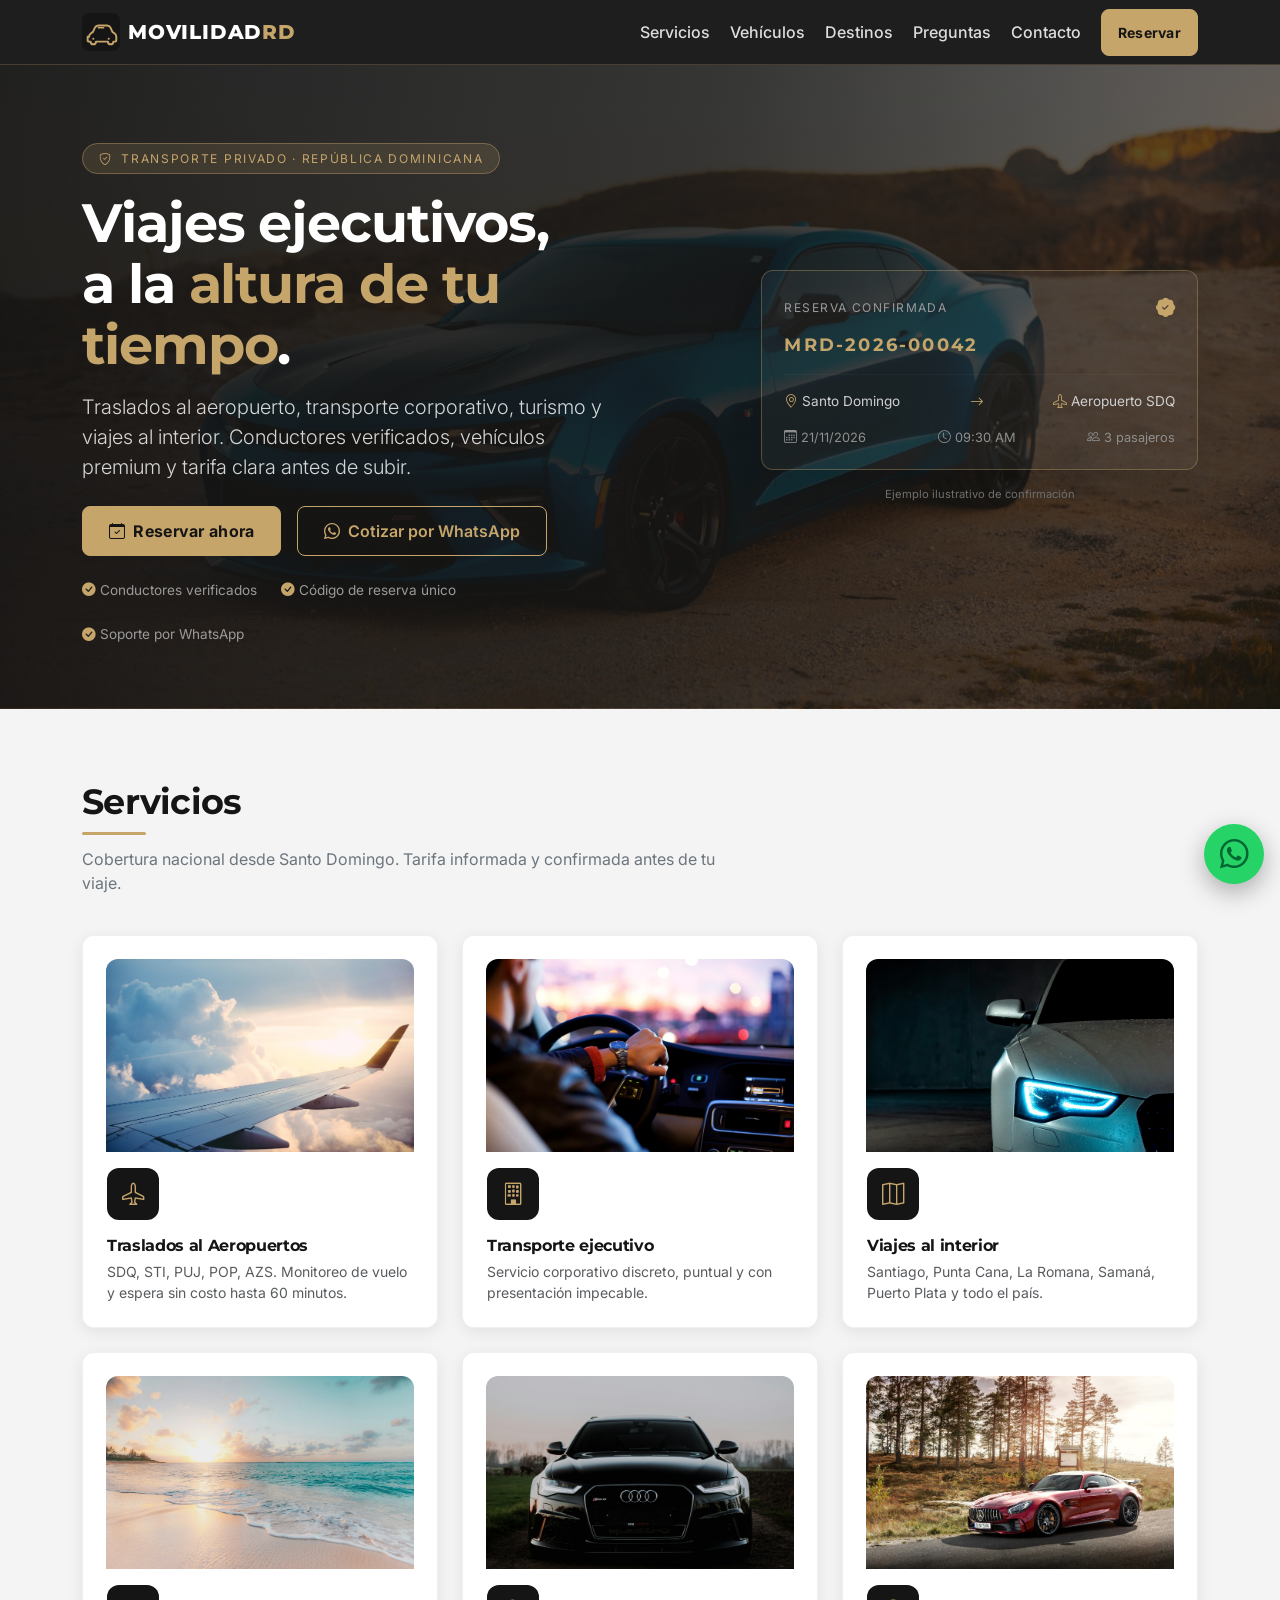
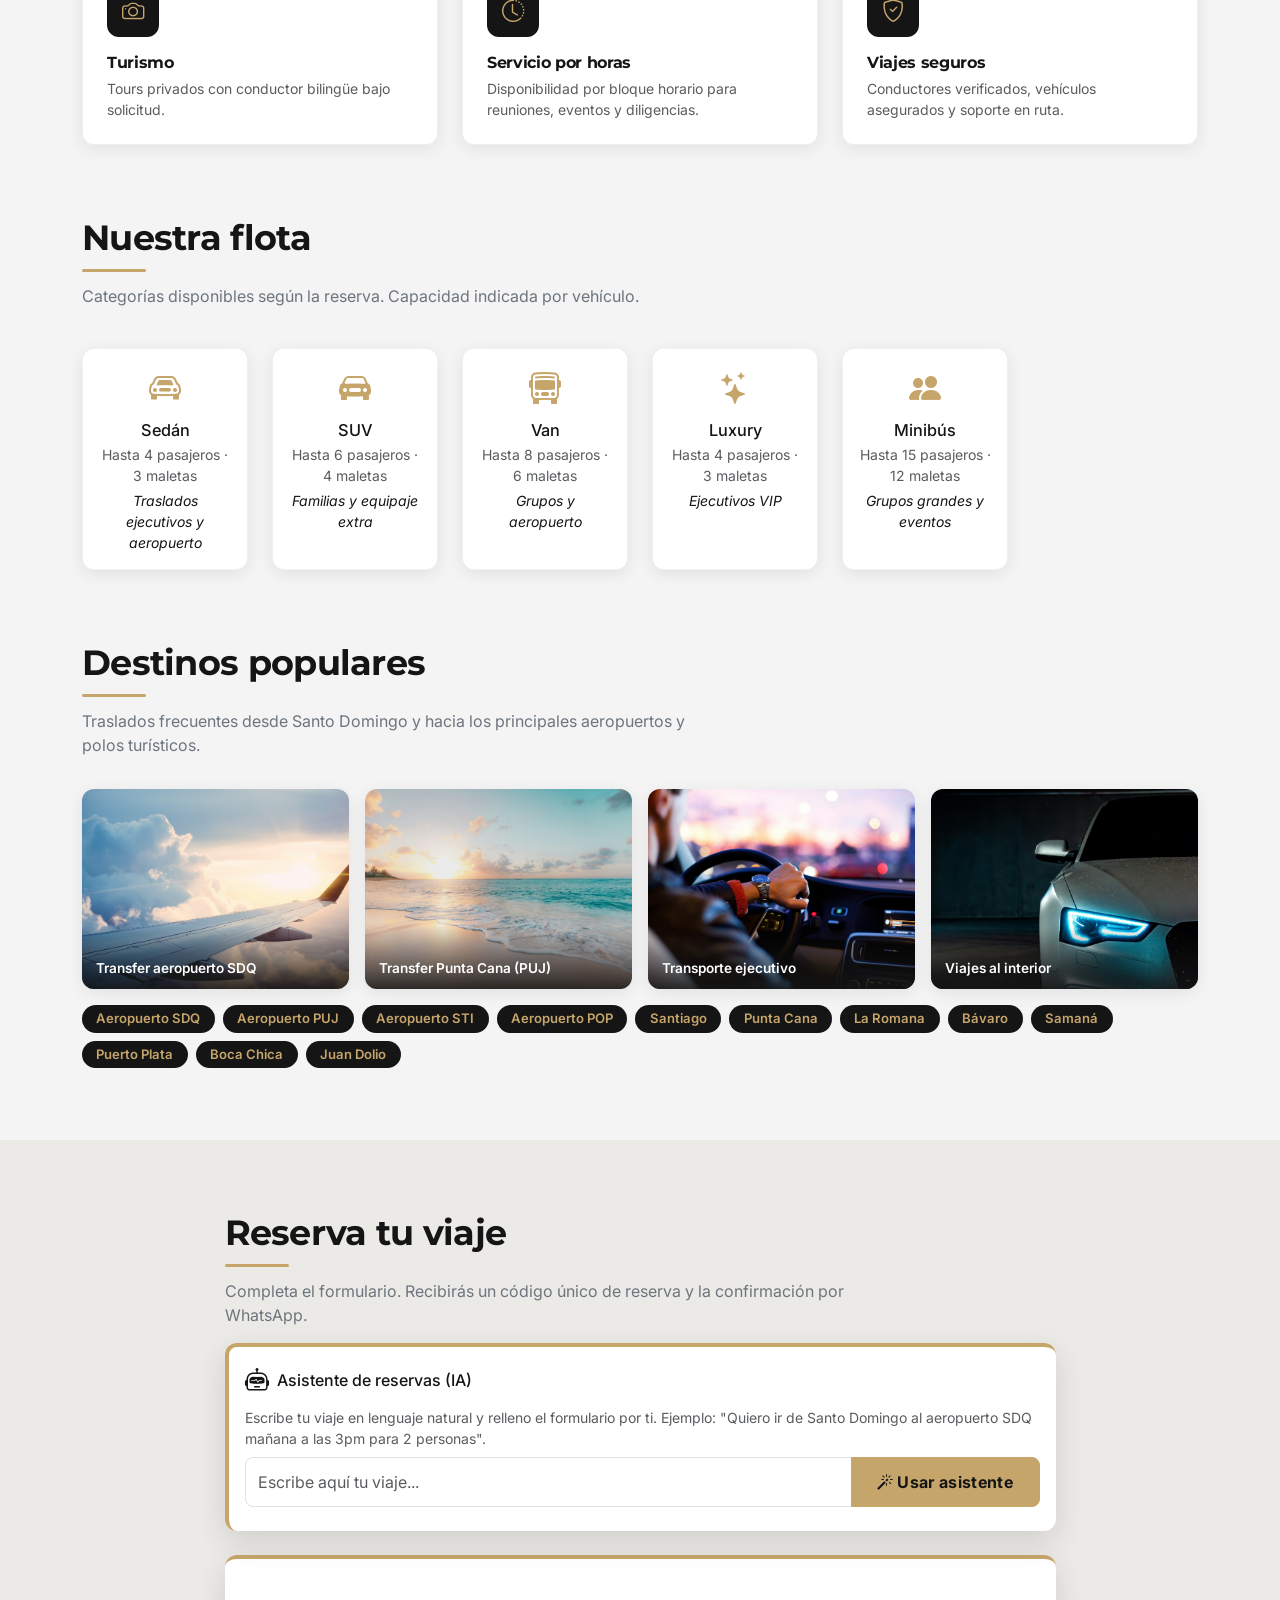
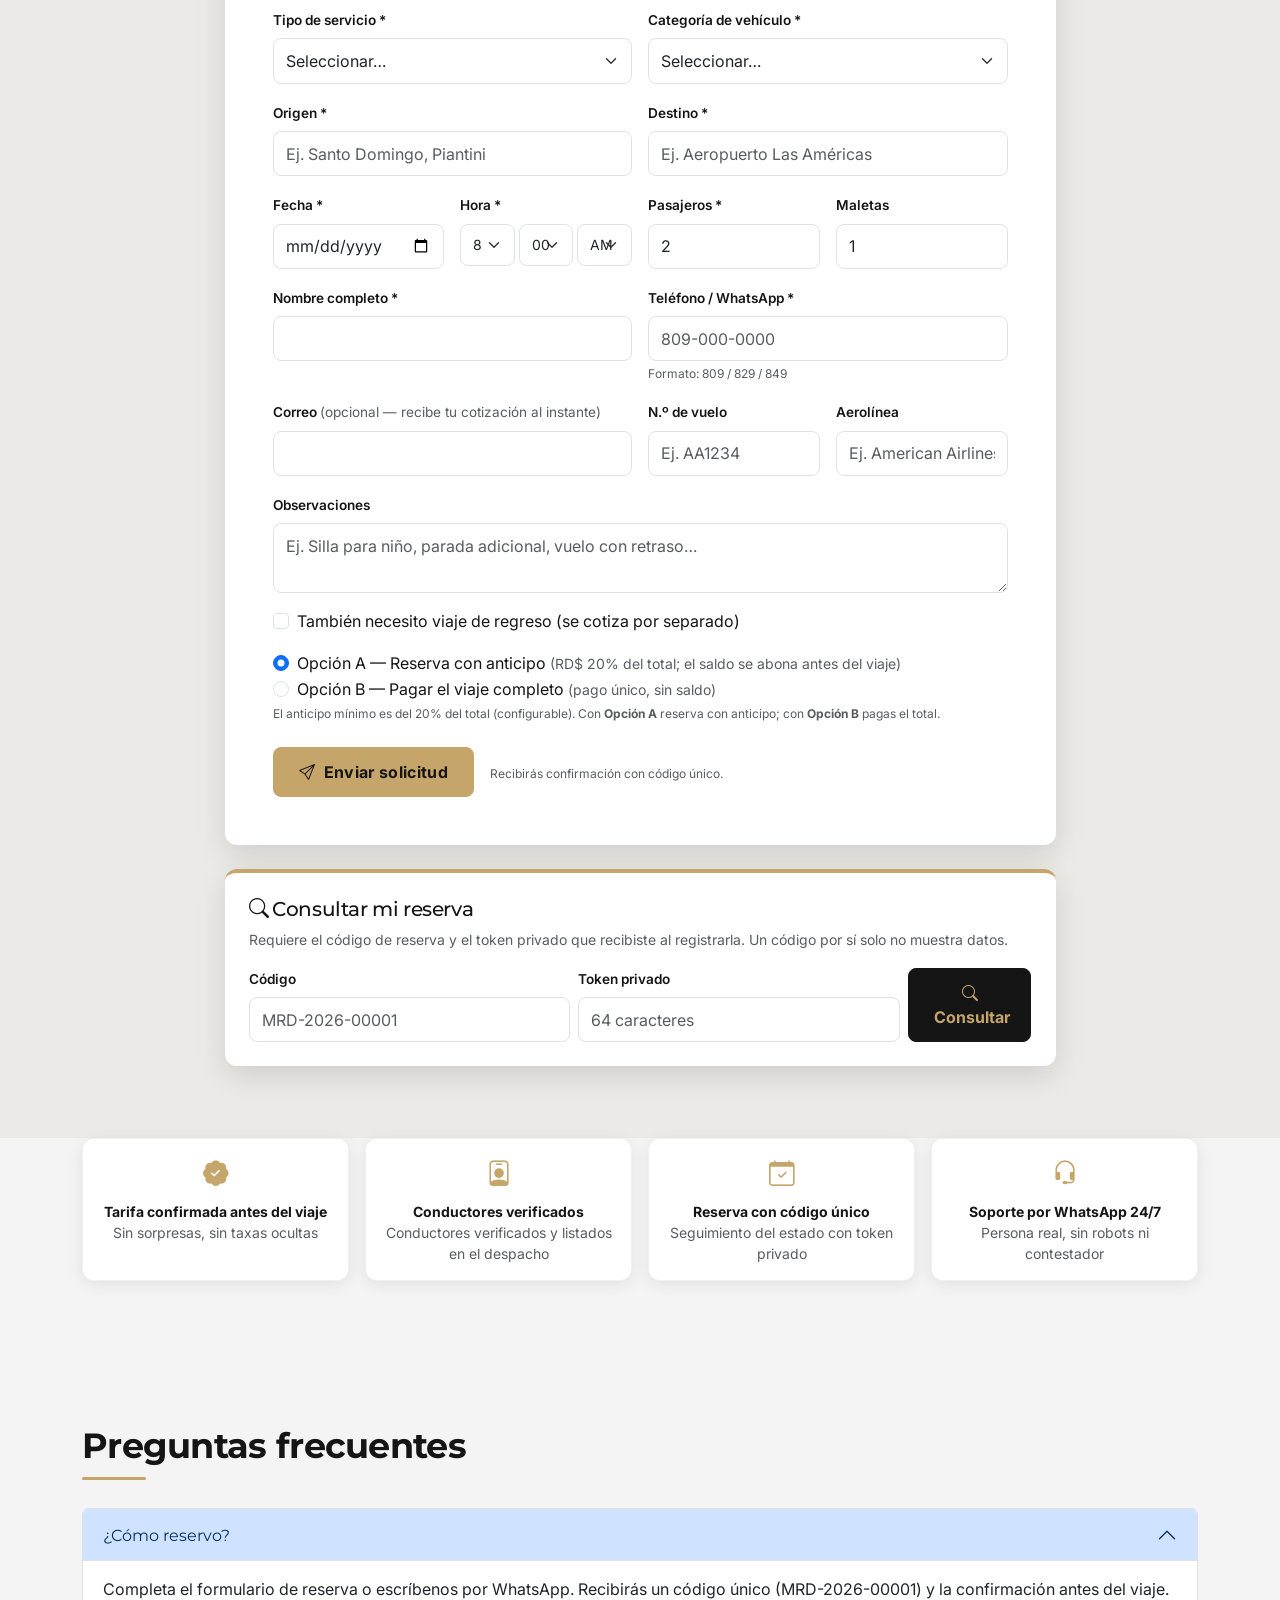
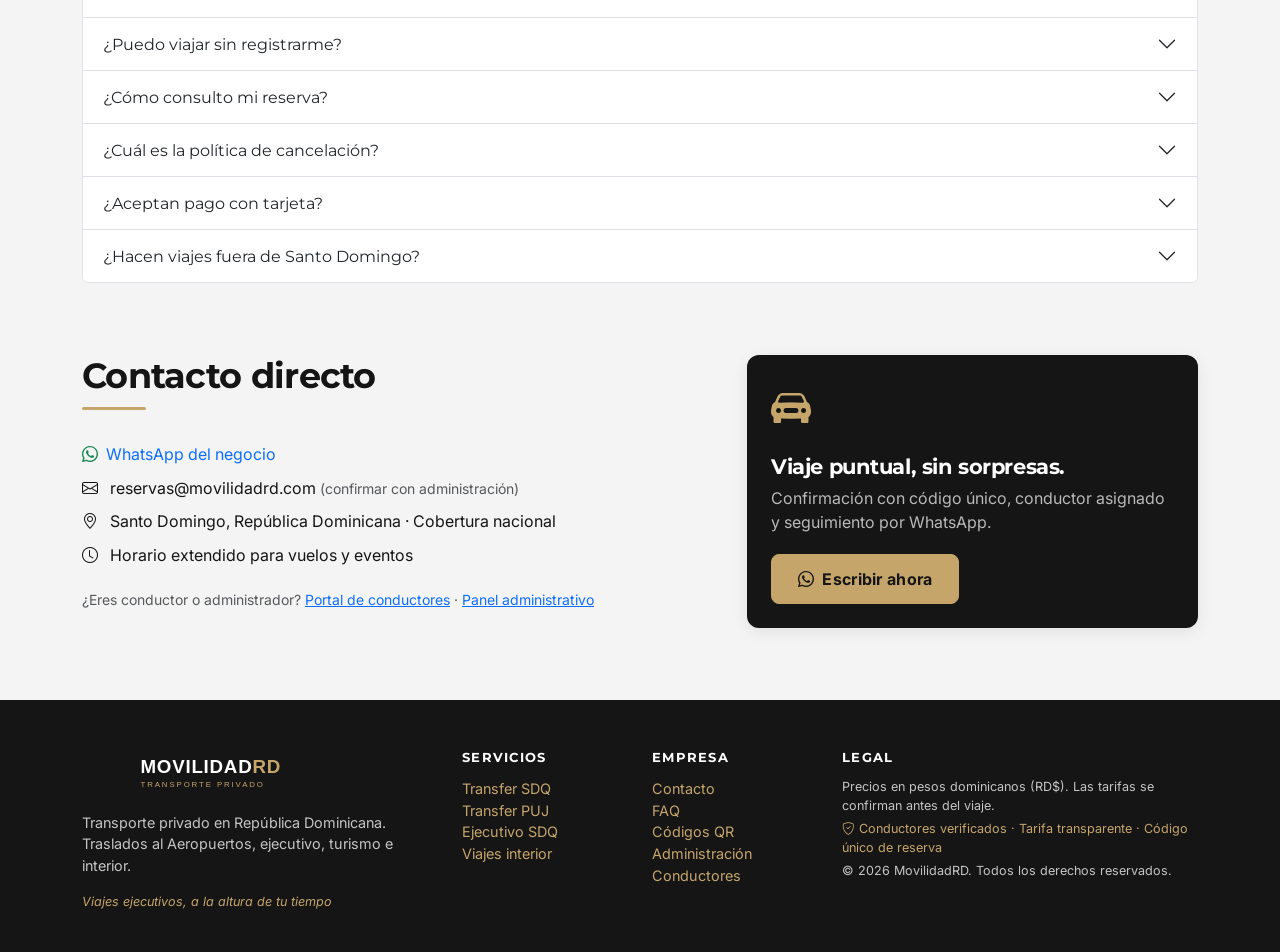
<file: index.html>
<!DOCTYPE html>
<html lang="es">
<head>
<meta charset="UTF-8">
<meta name="viewport" content="width=device-width, initial-scale=1.0, viewport-fit=cover">
<meta name="mobile-web-app-capable" content="yes">
<meta name="apple-mobile-web-app-capable" content="yes">
<meta name="apple-mobile-web-app-status-bar-style" content="black-translucent">
<meta name="apple-mobile-web-app-title" content="MovilidadRD">
<meta name="description" content="MovilidadRD — Transporte privado en República Dominicana: Traslados al Aeropuertos, transporte ejecutivo, turístico, viajes al interior y servicios por horas. Reserva en línea.">
<meta name="theme-color" content="#151515">
<title>MovilidadRD — Transporte Privado en República Dominicana | Traslados Aeropuerto</title>
<link rel="icon" type="image/svg+xml" href="assets/icons/icon.svg">
<link rel="manifest" href="manifest.webmanifest">
<link rel="apple-touch-icon" href="assets/icons/icon.svg">
<link href="https://cdn.jsdelivr.net/npm/bootstrap@5.3.3/dist/css/bootstrap.min.css" rel="stylesheet">
<link href="https://cdn.jsdelivr.net/npm/bootstrap-icons@1.11.3/font/bootstrap-icons.min.css" rel="stylesheet">
<link href="https://fonts.googleapis.com/css2?family=Montserrat:wght@600;700;800&family=Inter:wght@400;500;600&display=swap" rel="stylesheet">
<link rel="stylesheet" href="css/brand.css">
</head>
<body class="sin-config-offline-check">

<!-- Banner de falta de conexión -->
<div class="mrd-offline-banner" role="alert"><i class="bi bi-wifi-off"></i> Sin conexión — las operaciones en línea no están disponibles</div>

<!-- ══════════ NAVBAR ══════════ -->
<nav class="navbar navbar-expand-lg mrd-navbar sticky-top" aria-label="Navegación principal">
  <div class="container">
    <a class="navbar-brand d-flex align-items-center gap-2" href="#inicio">
      <img src="assets/icons/icon.svg" alt="" width="38" height="38">
      <span>MOVILIDAD<span class="dorado">RD</span></span>
    </a>
    <button class="navbar-toggler" type="button" data-bs-toggle="collapse" data-bs-target="#navMenu" aria-controls="navMenu" aria-expanded="false" aria-label="Abrir menú">
      <span class="navbar-toggler-icon"></span>
    </button>
    <div class="collapse navbar-collapse" id="navMenu">
      <ul class="navbar-nav ms-auto align-items-lg-center gap-lg-1">
        <li class="nav-item"><a class="nav-link" href="#servicios">Servicios</a></li>
        <li class="nav-item"><a class="nav-link" href="#vehiculos">Vehículos</a></li>
        <li class="nav-item"><a class="nav-link" href="#destinos">Destinos</a></li>
        <li class="nav-item"><a class="nav-link" href="#faq">Preguntas</a></li>
        <li class="nav-item"><a class="nav-link" href="#contacto">Contacto</a></li>
        <li class="nav-item ms-lg-2"><a class="btn btn-mrd btn-sm px-3" href="#reservar">Reservar</a></li>
      </ul>
    </div>
  </div>
</nav>

<main id="inicio">
<!-- ══════════ HERO ══════════ -->
<header class="mrd-hero mrd-hero--foto">
  <div class="container">
    <div class="row align-items-center g-5">
      <div class="col-lg-6">
        <span class="badge-mrd"><i class="bi bi-shield-check me-1"></i> Transporte privado · República Dominicana</span>
        <h1 class="mt-4">Viajes ejecutivos,<br>a la <span class="text-dorado">altura de tu tiempo</span>.</h1>
        <p class="lead mt-3">Traslados al aeropuerto, transporte corporativo, turismo y viajes al interior. Conductores verificados, vehículos premium y tarifa clara antes de subir.</p>
        <div class="d-flex flex-wrap gap-3 mt-4">
          <a href="#reservar" class="btn-mrd btn"><i class="bi bi-calendar-check me-1"></i> Reservar ahora</a>
          <a href="https://wa.me/18096131079" class="btn btn-mrd-outline" id="btnWhatsAppHero" target="_blank" rel="noopener"><i class="bi bi-whatsapp me-1"></i> Cotizar por WhatsApp</a>
        </div>
        <div class="d-flex flex-wrap gap-4 mt-4" style="color:#9a9a9a; font-size:.85rem;">
          <span><i class="bi bi-check-circle-fill text-dorado me-1"></i>Conductores verificados</span>
          <span><i class="bi bi-check-circle-fill text-dorado me-1"></i>Código de reserva único</span>
          <span><i class="bi bi-check-circle-fill text-dorado me-1"></i>Soporte por WhatsApp</span>
        </div>
      </div>
      <div class="col-lg-5 offset-lg-1">
        <div class="mrd-hero-card" aria-hidden="true">
          <div class="d-flex justify-content-between align-items-center">
            <span style="color:#9a9a9a; font-size:.75rem; letter-spacing:.12em;">RESERVA CONFIRMADA</span>
            <i class="bi bi-patch-check-fill" style="color:#C6A56B; font-size:1.2rem;"></i>
          </div>
          <div class="mrd-code mt-2">MRD-2026-00042</div>
          <hr>
          <div class="d-flex justify-content-between" style="font-size:.85rem; color:#cfcfcf;">
            <span><i class="bi bi-geo-alt text-dorado me-1"></i>Santo Domingo</span>
            <i class="bi bi-arrow-right text-dorado"></i>
            <span><i class="bi bi-airplane text-dorado me-1"></i>Aeropuerto SDQ</span>
          </div>
          <div class="d-flex justify-content-between mt-3" style="font-size:.8rem; color:#8f8f8f;">
            <span><i class="bi bi-calendar3 me-1"></i>21/11/2026</span>
            <span><i class="bi bi-clock me-1"></i>09:30 AM</span>
            <span><i class="bi bi-people me-1"></i>3 pasajeros</span>
          </div>
        </div>
        <p class="text-center mt-3" style="font-size:.7rem; color:#6f6f6f;">Ejemplo ilustrativo de confirmación</p>
      </div>
    </div>
  </div>
</header>

<!-- ══════════ SERVICIOS ══════════ -->
<section id="servicios" class="mrd-seccion">
  <div class="container">
    <h2 class="mrd-seccion-titulo">Servicios</h2>
    <p class="mrd-seccion-sub">Cobertura nacional desde Santo Domingo. Tarifa informada y confirmada antes de tu viaje.</p>
    <div class="row g-4 mt-2" id="gridServicios"></div>
  </div>
</section>

<!-- ══════════ VEHICULOS ══════════ -->
<section id="vehiculos" class="mrd-seccion pt-0">
  <div class="container">
    <h2 class="mrd-seccion-titulo">Nuestra flota</h2>
    <p class="mrd-seccion-sub">Categorías disponibles según la reserva. Capacidad indicada por vehículo.</p>
    <div class="row g-4 mt-2" id="gridVehiculos"></div>
  </div>
</section>

<!-- ══════════ DESTINOS ══════════ -->
<section id="destinos" class="mrd-seccion pt-0">
  <div class="container">
    <h2 class="mrd-seccion-titulo">Destinos populares</h2>
    <p class="mrd-seccion-sub">Traslados frecuentes desde Santo Domingo y hacia los principales aeropuertos y polos turísticos.</p>
    <div class="row g-3 mt-3">
      <div class="col-6 col-md-3"><a class="mrd-galeria-item" href="servicios/transfer-aeropuerto-las-americas.html"><img src="assets/img/svc-aeropuerto.jpg" alt="Transfer al aeropuerto Las Américas SDQ" loading="lazy"><span>Transfer aeropuerto SDQ</span></a></div>
      <div class="col-6 col-md-3"><a class="mrd-galeria-item" href="servicios/transfer-aeropuerto-puntacana.html"><img src="assets/img/svc-turismo.jpg" alt="Transfer al aeropuerto de Punta Cana" loading="lazy"><span>Transfer Punta Cana (PUJ)</span></a></div>
      <div class="col-6 col-md-3"><a class="mrd-galeria-item" href="servicios/transporte-ejecutivo-santo-domingo.html"><img src="assets/img/svc-ejecutivo.jpg" alt="Transporte ejecutivo en Santo Domingo" loading="lazy"><span>Transporte ejecutivo</span></a></div>
      <div class="col-6 col-md-3"><a class="mrd-galeria-item" href="servicios/viajes-interior-republica-dominicana.html"><img src="assets/img/svc-interior.jpg" alt="Viajes al interior de República Dominicana" loading="lazy"><span>Viajes al interior</span></a></div>
    </div>
    <div class="d-flex flex-wrap gap-2 mt-3" id="chipsDestinos"></div>
  </div>
</section>

<!-- ══════════ RESERVA ══════════ -->
<section id="reservar" class="mrd-seccion" style="background:#eceae6;">
  <div class="container">
    <div class="row justify-content-center">
      <div class="col-lg-9">
        <h2 class="mrd-seccion-titulo">Reserva tu viaje</h2>
        <p class="mrd-seccion-sub">Completa el formulario. Recibirás un código único de reserva y la confirmación por WhatsApp.</p>

        <!-- Asistente de reservas con IA -->
        <div class="row g-3 mb-4">
          <div class="col-12">
            <div class="mrd-form p-3" style="background:#fff; border-left:4px solid var(--mrd-dorado);">
              <div class="d-flex align-items-center gap-2 mb-2">
                <i class="bi bi-robot" style="font-size:1.5rem; color:var(--mrd-carbon);"></i>
                <h6 class="mb-0">Asistente de reservas (IA)</h6>
              </div>
              <p class="small text-muted mb-2">Escribe tu viaje en lenguaje natural y relleno el formulario por ti. Ejemplo: "Quiero ir de Santo Domingo al aeropuerto SDQ mañana a las 3pm para 2 personas".</p>
              <div class="input-group">
                <input class="form-control" id="iaMensaje" type="text" placeholder="Escribe aquí tu viaje...">
                <button class="btn btn-mrd" id="btnUsarIA" type="button"><i class="bi bi-magic me-1"></i>Usar asistente</button>
              </div>
              <div class="mt-2">
                <div class="small text-success" id="iaMensajeRespuesta" style="display:none;"></div>
              </div>
            </div>
          </div>
        </div>

        <form class="mrd-form p-4 p-md-5 mt-4" id="formReserva" novalidate>
          <div class="row g-3">
            <div class="col-md-6">
              <label class="form-label" for="tipoServicio">Tipo de servicio *</label>
              <select class="form-select" id="tipoServicio" required>
                <option value="">Seleccionar…</option>
                <option value="AEROPUERTO">Traslado aeroportuario</option>
                <option value="INTERIOR">Viaje al interior</option>
                <option value="EJECUTIVO">Transporte ejecutivo</option>
                <option value="TURISTICO">Turismo</option>
                <option value="POR_HORAS">Servicio por horas</option>
                <option value="LOCAL">Viaje local</option>
              </select>
            </div>
            <div class="col-md-6 d-none" id="campoHoras">
              <label class="form-label" for="horas">Horas requeridas * <span class="text-muted small">(define la cotización)</span></label>
              <input class="form-control" id="horas" type="number" min="1" max="12" step="1" value="4" inputmode="numeric">
            </div>
            <div class="col-md-6">
              <label class="form-label" for="categoria">Categoría de vehículo *</label>
              <select class="form-select" id="categoria" required>
                <option value="">Seleccionar…</option>
                <option value="SEDAN">Sedán (hasta 4 pasajeros)</option>
                <option value="SUV">SUV (hasta 6 pasajeros)</option>
                <option value="VAN">Van (hasta 8 pasajeros)</option>
                <option value="LUXURY">Luxury (hasta 4 pasajeros)</option>
                <option value="MINIBUS">Minibús (hasta 15 pasajeros)</option>
              </select>
            </div>
            <div class="col-md-6">
              <label class="form-label" for="origen">Origen *</label>
              <input class="form-control" id="origen" type="text" placeholder="Ej. Santo Domingo, Piantini" required minlength="3">
            </div>
            <div class="col-md-6">
              <label class="form-label" for="destino">Destino *</label>
              <input class="form-control" id="destino" type="text" placeholder="Ej. Aeropuerto Las Américas" required minlength="3">
            </div>
            <div class="col-6 col-md-3">
              <label class="form-label" for="fecha">Fecha *</label>
              <input class="form-control" id="fecha" type="date" required>
            </div>
            <div class="col-6 col-md-3">
              <label class="form-label" for="hora">Hora *</label>
              <div class="row g-1">
                <div class="col-4"><select class="form-select form-select-sm" id="hora" aria-label="Hora" required></select></div>
                <div class="col-4"><select class="form-select form-select-sm" id="minuto" aria-label="Minuto" required></select></div>
                <div class="col-4"><select class="form-select form-select-sm" id="ampm" aria-label="AM o PM" required><option value="AM">AM</option><option value="PM">PM</option></select></div>
              </div>
            </div>
            <div class="col-6 col-md-3">
              <label class="form-label" for="pasajeros">Pasajeros *</label>
              <input class="form-control" id="pasajeros" type="number" min="1" max="15" value="2" required>
            </div>
            <div class="col-6 col-md-3">
              <label class="form-label" for="maletas">Maletas</label>
              <input class="form-control" id="maletas" type="number" min="0" max="30" value="1">
            </div>
            <div class="col-md-6">
              <label class="form-label" for="nombreCliente">Nombre completo *</label>
              <input class="form-control" id="nombreCliente" type="text" required minlength="3" autocomplete="name">
            </div>
            <div class="col-md-6">
              <label class="form-label" for="telefono">Teléfono / WhatsApp *</label>
              <input class="form-control" id="telefono" type="tel" placeholder="809-000-0000" required autocomplete="tel">
              <div class="form-text">Formato: 809 / 829 / 849</div>
            </div>
            <div class="col-md-6">
              <label class="form-label" for="email">Correo <span class="text-muted fw-normal">(opcional — recibe tu cotización al instante)</span></label>
              <input class="form-control" id="email" type="email" autocomplete="email">
            </div>
            <div class="col-md-3">
              <label class="form-label" for="numeroVuelo">N.º de vuelo</label>
              <input class="form-control" id="numeroVuelo" type="text" placeholder="Ej. AA1234">
            </div>
            <div class="col-md-3">
              <label class="form-label" for="aerolinea">Aerolínea</label>
              <input class="form-control" id="aerolinea" type="text" placeholder="Ej. American Airlines">
            </div>
            <div class="col-12">
              <label class="form-label" for="observaciones">Observaciones</label>
              <textarea class="form-control" id="observaciones" rows="2" maxlength="1000" placeholder="Ej. Silla para niño, parada adicional, vuelo con retraso…"></textarea>
            </div>
            <div class="col-12">
              <div class="form-check">
                <input class="form-check-input" type="checkbox" id="viajeRegreso">
                <label class="form-check-label" for="viajeRegreso">También necesito viaje de regreso (se cotiza por separado)</label>
              </div>
            </div>
            <div class="col-12">
              <div class="form-check">
                <input class="form-check-input" type="radio" name="opcionPago" id="opcionPagoAnticipo" value="ANTICIPO" checked required>
                <label class="form-check-label" for="opcionPagoAnticipo">Opción A — Reserva con anticipo <span class="text-muted small">(RD$ 20% del total; el saldo se abona antes del viaje)</span></label>
              </div>
              <div class="form-check">
                <input class="form-check-input" type="radio" name="opcionPago" id="opcionPagoTotal" value="TOTAL" required>
                <label class="form-check-label" for="opcionPagoTotal">Opción B — Pagar el viaje completo <span class="text-muted small">(pago único, sin saldo)</span></label>
              </div>
              <div class="form-text">El anticipo mínimo es del 20% del total (configurable). Con <strong>Opción A</strong> reserva con anticipo; con <strong>Opción B</strong> pagas el total.</div>
            </div>
            <!-- Honeypot anti-bot: invisible para humanos, requerido vacío por el servidor -->
            <input type="text" id="sitioWeb" name="sitioWeb" tabindex="-1" autocomplete="off" aria-hidden="true" style="position:absolute;left:-9999px;height:0;width:0;opacity:0">
          </div>
          <div class="d-flex flex-wrap align-items-center gap-3 mt-4">
            <button type="submit" class="btn-mrd btn" id="btnEnviarReserva">
              <i class="bi bi-send me-1"></i> Enviar solicitud
            </button>
            <span class="form-text mb-0" id="textEstadoForm">Recibirás confirmación con código único.</span>
          </div>
          <div class="alert mt-3 d-none" id="resultadoReserva" role="alert"></div>
        </form>

        <!-- Panel de confirmación (se muestra tras registrar) -->
        <div class="mrd-form p-4 p-md-5 mt-4 d-none" id="panelConfirmacion" aria-live="polite">
          <div class="d-flex align-items-center gap-2 mb-2">
            <i class="bi bi-patch-check-fill" style="font-size:1.8rem; color:var(--mrd-exito);"></i>
            <h3 class="h5 mb-0">¡Solicitud registrada!</h3>
          </div>
          <p class="small text-dorado mb-1" style="letter-spacing:.08em; text-transform:uppercase;">Viajes ejecutivos, a la altura de tu tiempo</p>
          <p class="text-muted small mb-3" id="confirmacionMensaje">Guarda estos datos. Los necesitas para consultar el estado de tu viaje.</p>
          <div class="row g-3 align-items-center">
            <div class="col-md-6">
              <div class="small text-muted">Código de reserva</div>
              <div class="mrd-display" style="font-size:1.5rem; letter-spacing:.08em;" id="confCodigo">—</div>
            </div>
            <div class="col-md-6">
              <div class="small text-muted">Estado</div>
              <span class="mrd-badge mrd-badge-pendiente" id="confEstado">PENDIENTE</span>
            </div>
            <div class="col-12">
              <div class="small text-muted">Tarifa estimada</div>
              <div class="fw-bold" style="font-size:1.15rem;" id="confTarifa">—</div>
            </div>
            <div class="col-12">
              <div class="small text-muted">Token privado de consulta <span class="text-danger">(guárdalo, no se vuelve a mostrar)</span></div>
              <div class="d-flex gap-2 mt-1">
                <code class="flex-grow-1 p-2 rounded" style="background:#151515; color:#C6A56B; word-break:break-all; font-size:.75rem;" id="confToken">—</code>
                <button class="btn btn-outline-secondary btn-sm" id="btnCopiarToken" type="button" title="Copiar token"><i class="bi bi-clipboard"></i></button>
              </div>
            </div>
          </div>
          <!-- Pagos desactivados: el flujo es simple — reserva → PENDIENTE → COTIZADA → admin confirma. -->
          <div class="d-flex flex-wrap gap-2 mt-4">
            <a class="btn btn-success" id="confBtnWhatsApp" href="#" target="_blank" rel="noopener"><i class="bi bi-whatsapp me-1"></i> Avisar por WhatsApp</a>
            <button class="btn btn-outline-secondary" id="btnCompartirReserva" type="button"><i class="bi bi-share me-1"></i> Compartir mi viaje</button>
            <button class="btn btn-outline-dark" id="btnNuevaReserva" type="button"><i class="bi bi-plus-circle me-1"></i> Nueva reserva</button>
          </div>
        </div>

        <!-- Consulta de reserva con token privado -->
        <div class="mrd-form p-4 mt-4" id="bloqueConsulta">
          <h3 class="h5"><i class="bi bi-search me-1 text-dorado"></i>Consultar mi reserva</h3>
          <p class="text-muted small">Requiere el código de reserva y el token privado que recibiste al registrarla. Un código por sí solo no muestra datos.</p>
          <form id="formConsulta" class="row g-2">
            <div class="col-md-5">
              <label class="form-label" for="codigoConsulta">Código</label>
              <input class="form-control" id="codigoConsulta" placeholder="MRD-2026-00001" required>
            </div>
            <div class="col-md-5">
              <label class="form-label" for="tokenConsulta">Token privado</label>
              <input class="form-control" id="tokenConsulta" placeholder="64 caracteres" required>
            </div>
            <div class="col-md-2 d-flex align-items-end">
              <button type="submit" class="btn btn-mrd-dark w-100" id="btnConsultarReserva"><i class="bi bi-search"></i> Consultar</button>
            </div>
          </form>
          <div class="alert d-none mt-3" id="resultadoConsulta" role="status"></div>
        </div>
      </div>
    </div>
  </div>
</section>

<!-- ══════════ POR QUÉ MOVILIDADRD ══════════ -->
<section class="mrd-seccion pt-0">
  <div class="container">
    <div class="row g-3">
      <div class="col-6 col-lg-3"><div class="mrd-card p-3 text-center"><i class="bi bi-patch-check-fill" style="font-size:1.6rem; color:#C6A56B;"></i><div class="small fw-bold mt-2">Tarifa confirmada antes del viaje</div><div class="small text-muted">Sin sorpresas, sin taxas ocultas</div></div></div>
      <div class="col-6 col-lg-3"><div class="mrd-card p-3 text-center"><i class="bi bi-person-badge" style="font-size:1.6rem; color:#C6A56B;"></i><div class="small fw-bold mt-2">Conductores verificados</div><div class="small text-muted">Conductores verificados y listados en el despacho</div></div></div>
      <div class="col-6 col-lg-3"><div class="mrd-card p-3 text-center"><i class="bi bi-calendar-check" style="font-size:1.6rem; color:#C6A56B;"></i><div class="small fw-bold mt-2">Reserva con código único</div><div class="small text-muted">Seguimiento del estado con token privado</div></div></div>
      <div class="col-6 col-lg-3"><div class="mrd-card p-3 text-center"><i class="bi bi-headset" style="font-size:1.6rem; color:#C6A56B;"></i><div class="small fw-bold mt-2">Soporte por WhatsApp 24/7</div><div class="small text-muted">Persona real, sin robots ni contestador</div></div></div>
    </div>
  </div>
</section>

<!-- ══════════ FAQ ══════════ -->
<section id="faq" class="mrd-seccion">
  <div class="container">
    <h2 class="mrd-seccion-titulo">Preguntas frecuentes</h2>
    <div class="accordion mt-3" id="acordeonFaq"></div>
  </div>
</section>

<!-- ══════════ CONTACTO ══════════ -->
<section id="contacto" class="mrd-seccion pt-0">
  <div class="container">
    <div class="row g-4 align-items-stretch">
      <div class="col-lg-7">
        <h2 class="mrd-seccion-titulo">Contacto directo</h2>
        <ul class="list-unstyled mt-3" style="line-height:2.1;">
          <li><i class="bi bi-whatsapp text-success me-2"></i><a class="text-decoration-none" id="enlaceContactoWA" href="https://wa.me/18096131079" target="_blank" rel="noopener">WhatsApp del negocio</a></li>
          <li><i class="bi bi-envelope text-dorado me-2"></i> reservas@movilidadrd.com <span class="text-muted small">(confirmar con administración)</span></li>
          <li><i class="bi bi-geo-alt text-dorado me-2"></i> Santo Domingo, República Dominicana · Cobertura nacional</li>
          <li><i class="bi bi-clock text-dorado me-2"></i> Horario extendido para vuelos y eventos</li>
        </ul>
        <div class="mt-3 small text-muted">¿Eres conductor o administrador? <a href="conductor.html">Portal de conductores</a> · <a href="admin.html">Panel administrativo</a></div>
      </div>
      <div class="col-lg-5">
        <div class="mrd-card p-4 h-100 d-flex flex-column justify-content-center" style="background:#151515; border:none;">
          <i class="bi bi-car-front-fill" style="font-size:2.5rem; color:#C6A56B;"></i>
          <h3 class="mt-3" style="color:#fff; font-size:1.3rem;">Viaje puntual, sin sorpresas.</h3>
          <p style="color:#b9b9b9;">Confirmación con código único, conductor asignado y seguimiento por WhatsApp.</p>
          <a class="btn-mrd btn mt-1 align-self-start" id="btnContactoWA" href="https://wa.me/18096131079" target="_blank" rel="noopener"><i class="bi bi-whatsapp me-1"></i> Escribir ahora</a>
        </div>
      </div>
    </div>
  </div>
</section>
</main>

<!-- ══════════ FOOTER ══════════ -->
<!-- Fotografías de marca: Unsplash (licencia Unsplash — uso gratuito permitido) -->
<footer class="mrd-footer">
  <div class="container">
    <div class="row g-4">
      <div class="col-md-4">
        <img src="assets/icons/logo-horizontal.svg" alt="MovilidadRD" height="48" class="mb-2">
        <p class="mt-2">Transporte privado en República Dominicana. Traslados al Aeropuertos, ejecutivo, turismo e interior.</p>
        <p class="small mt-3" style="color:#C6A56B; font-style:italic;">Viajes ejecutivos, a la altura de tu tiempo</p>
      </div>
      <div class="col-6 col-md-2">
        <div class="mrd-foot-title">Servicios</div>
        <ul class="list-unstyled"><li><a href="servicios/transfer-aeropuerto-las-americas.html">Transfer SDQ</a></li><li><a href="servicios/transfer-aeropuerto-puntacana.html">Transfer PUJ</a></li><li><a href="servicios/transporte-ejecutivo-santo-domingo.html">Ejecutivo SDQ</a></li><li><a href="servicios/viajes-interior-republica-dominicana.html">Viajes interior</a></li></ul>
      </div>
      <div class="col-6 col-md-2">
        <div class="mrd-foot-title">Empresa</div>
        <ul class="list-unstyled"><li><a href="#contacto">Contacto</a></li><li><a href="#faq">FAQ</a></li><li><a href="qr.html">Códigos QR</a></li><li><a href="admin.html">Administración</a></li><li><a href="conductor.html">Conductores</a></li></ul>
      </div>
      <div class="col-md-4">
        <div class="mrd-foot-title">Legal</div>
        <p class="small mb-1">Precios en pesos dominicanos (RD$). Las tarifas se confirman antes del viaje.</p>
        <p class="small mb-1" style="color:#C6A56B;"><i class="bi bi-shield-check me-1"></i>Conductores verificados · Tarifa transparente · Código único de reserva</p>
        <p class="small mb-0">© <span id="anioActual"></span> MovilidadRD. Todos los derechos reservados.</p>
      </div>
    </div>
  </div>
</footer>

<a class="mrd-whatsapp-flotante" id="btnWhatsAppFlotante" href="https://wa.me/18096131079" target="_blank" rel="noopener" aria-label="Escribir por WhatsApp"><i class="bi bi-whatsapp"></i></a>

<script src="https://cdn.jsdelivr.net/npm/bootstrap@5.3.3/dist/js/bootstrap.bundle.min.js"></script>
<script src="js/config.js" onerror="console.warn('js/config.js no encontrado — el sitio funciona en modo informativo')"></script>
<script src="js/api.js"></script>
<script src="js/portal.js"></script>
<script>
  if ('serviceWorker' in navigator) {
    window.addEventListener('load', () => navigator.serviceWorker.register('./sw.js').catch(console.error));
  }
  const online = () => document.body.classList.toggle('sin-conexion', !navigator.onLine);
  window.addEventListener('online', online); window.addEventListener('offline', online); online();
  document.getElementById('anioActual').textContent = new Date().getFullYear();
</script>
</body>
</html>
</file>
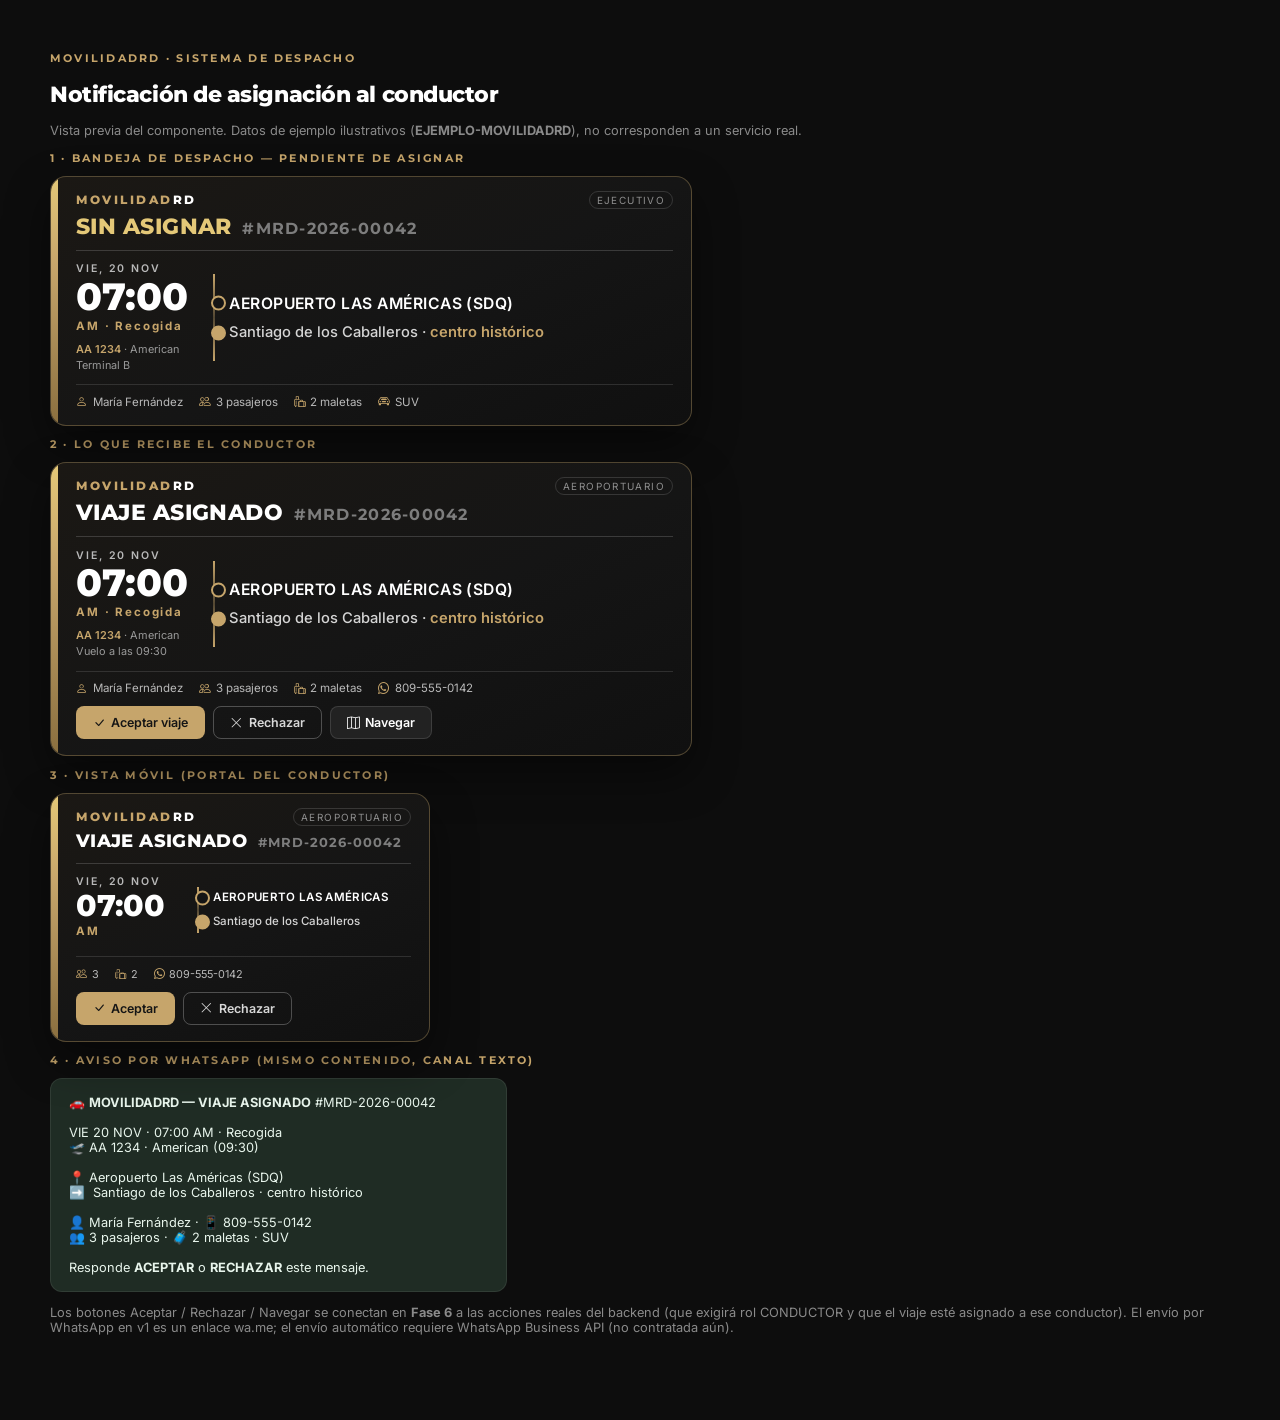
<file: notificacion-conductor.html>
<!DOCTYPE html>
<html lang="es">
<head>
<meta charset="UTF-8">
<meta name="viewport" content="width=device-width, initial-scale=1.0">
<title>Notificación de asignación — MovilidadRD (vista previa de diseño)</title>
<link rel="icon" type="image/svg+xml" href="assets/icons/icon.svg">
<link href="https://cdn.jsdelivr.net/npm/bootstrap-icons@1.11.3/font/bootstrap-icons.min.css" rel="stylesheet">
<link href="https://fonts.googleapis.com/css2?family=Montserrat:wght@600;700;800&family=Inter:wght@400;500;600&display=swap" rel="stylesheet">
<link rel="stylesheet" href="css/brand.css">
<style>
  body { background: #0d0d0d; padding: 2rem 1rem 4rem; }
  .marco { max-width: 1180px; margin: 0 auto; }
  .rotulo { color:#C6A56B; font-family:'Montserrat'; font-weight:700; letter-spacing:.2em; font-size:.7rem; text-transform:uppercase; }
  .nota { color:#8a8a8a; font-size:.8rem; }
</style>
</head>
<body>
<div class="marco">
  <p class="rotulo mb-1">MovilidadRD · Sistema de despacho</p>
  <h1 style="color:#fff; font-family:'Montserrat'; font-size:1.4rem; font-weight:800;">Notificación de asignación al conductor</h1>
  <p class="nota mb-4">Vista previa del componente. Datos de ejemplo ilustrativos (<strong>EJEMPLO-MOVILIDADRD</strong>), no corresponden a un servicio real.</p>

  <!-- ════ ESTADO 1 — Sin asignar (vista del despachador) ════ -->
  <p class="rotulo mt-4">1 · Bandeja de despacho — pendiente de asignar</p>
  <div class="mrd-asignacion mt-2" role="group" aria-label="Viaje sin asignar MRD-2026-00042">
    <div class="mrd-as-body">
      <div class="mrd-as-brand">
        <span class="mrd-as-marca">Movilidad<span style="color:#fff">RD</span></span>
        <span class="mrd-as-tipo">Ejecutivo</span>
      </div>
      <div class="mrd-as-estado-row">
        <span class="mrd-as-estado" style="color:#E4C878;">SIN ASIGNAR</span>
        <span class="mrd-as-codigo">#MRD-2026-00042</span>
      </div>
      <hr class="mrd-as-divider">
      <div class="mrd-as-grid">
        <div class="mrd-as-fecha">
          <div class="mrd-as-dia">Vie, 20 Nov</div>
          <div class="mrd-as-hora">07:00</div>
          <div class="mrd-as-ampm">AM · Recogida</div>
          <div class="mrd-as-vuelo"><b>AA&nbsp;1234</b> · American<br>Terminal B</div>
        </div>
        <div class="mrd-ruta">
          <div class="mrd-ruta-punto"><div class="mrd-ruta-origen">Aeropuerto Las Américas (SDQ)</div></div>
          <div class="mrd-ruta-punto"><div class="mrd-ruta-dest">Santiago de los Caballeros · <b>centro histórico</b></div></div>
        </div>
      </div>
      <div class="mrd-as-meta">
        <span><i class="bi bi-person"></i>María Fernández</span>
        <span><i class="bi bi-people"></i>3 pasajeros</span>
        <span><i class="bi bi-luggage"></i>2 maletas</span>
        <span><i class="bi bi-car-front"></i>SUV</span>
      </div>
    </div>
  </div>

  <!-- ════ ESTADO 2 — Asignado (lo que recibe el conductor) ════ -->
  <p class="rotulo mt-5">2 · Lo que recibe el conductor</p>
  <div class="mrd-asignacion mt-2" role="group" aria-label="Viaje asignado MRD-2026-00042">
    <div class="mrd-as-body">
      <div class="mrd-as-brand">
        <span class="mrd-as-marca">Movilidad<span style="color:#fff">RD</span></span>
        <span class="mrd-as-tipo">Aeroportuario</span>
      </div>
      <div class="mrd-as-estado-row">
        <span class="mrd-as-estado">VIAJE ASIGNADO</span>
        <span class="mrd-as-codigo">#MRD-2026-00042</span>
      </div>
      <hr class="mrd-as-divider">
      <div class="mrd-as-grid">
        <div class="mrd-as-fecha">
          <div class="mrd-as-dia">Vie, 20 Nov</div>
          <div class="mrd-as-hora">07:00</div>
          <div class="mrd-as-ampm">AM · Recogida</div>
          <div class="mrd-as-vuelo"><b>AA&nbsp;1234</b> · American<br>Vuelo a las 09:30</div>
        </div>
        <div class="mrd-ruta">
          <div class="mrd-ruta-punto"><div class="mrd-ruta-origen">Aeropuerto Las Américas (SDQ)</div></div>
          <div class="mrd-ruta-punto"><div class="mrd-ruta-dest">Santiago de los Caballeros · <b>centro histórico</b></div></div>
        </div>
      </div>
      <div class="mrd-as-meta">
        <span><i class="bi bi-person"></i>María Fernández</span>
        <span><i class="bi bi-people"></i>3 pasajeros</span>
        <span><i class="bi bi-luggage"></i>2 maletas</span>
        <span><i class="bi bi-whatsapp"></i>809-555-0142</span>
      </div>
      <div class="mrd-as-acciones">
        <a class="mrd-as-btn mrd-as-btn-aceptar" href="#" onclick="return false"><i class="bi bi-check-lg"></i>Aceptar viaje</a>
        <a class="mrd-as-btn mrd-as-btn-rechazar" href="#" onclick="return false"><i class="bi bi-x-lg"></i>Rechazar</a>
        <a class="mrd-as-btn mrd-as-btn-mapa" href="https://www.google.com/maps/search/?api=1&query=Aeropuerto+Las+Americas" target="_blank" rel="noopener"><i class="bi bi-map"></i>Navegar</a>
      </div>
    </div>
  </div>

  <!-- ════ ESTADO 3 — Versión móvil (como la ve el conductor en su teléfono) ════ -->
  <p class="rotulo mt-5">3 · Vista móvil (portal del conductor)</p>
  <div class="mt-2" style="max-width:380px;">
    <div class="mrd-asignacion" style="max-width:none;" role="group" aria-label="Vista móvil de asignación">
      <div class="mrd-as-body">
        <div class="mrd-as-brand">
          <span class="mrd-as-marca">Movilidad<span style="color:#fff">RD</span></span>
          <span class="mrd-as-tipo">Aeroportuario</span>
        </div>
        <div class="mrd-as-estado-row">
          <span class="mrd-as-estado" style="font-size:1.15rem;">VIAJE ASIGNADO</span>
          <span class="mrd-as-codigo" style="font-size:.82rem;">#MRD-2026-00042</span>
        </div>
        <hr class="mrd-as-divider">
        <div class="mrd-as-grid" style="grid-template-columns:auto 1fr;">
          <div class="mrd-as-fecha">
            <div class="mrd-as-dia">Vie, 20 Nov</div>
            <div class="mrd-as-hora" style="font-size:1.9rem;">07:00</div>
            <div class="mrd-as-ampm">AM</div>
          </div>
          <div class="mrd-ruta" style="min-height:70px;">
            <div class="mrd-ruta-punto"><div class="mrd-ruta-origen" style="font-size:.72rem;">Aeropuerto Las Américas</div></div>
            <div class="mrd-ruta-punto"><div class="mrd-ruta-dest" style="font-size:.72rem;">Santiago de los Caballeros</div></div>
          </div>
        </div>
        <div class="mrd-as-meta" style="font-size:.68rem;">
          <span><i class="bi bi-people"></i>3</span>
          <span><i class="bi bi-luggage"></i>2</span>
          <span><i class="bi bi-whatsapp"></i>809-555-0142</span>
        </div>
        <div class="mrd-as-acciones">
          <a class="mrd-as-btn mrd-as-btn-aceptar" href="#" onclick="return false"><i class="bi bi-check-lg"></i>Aceptar</a>
          <a class="mrd-as-btn mrd-as-btn-rechazar" href="#" onclick="return false"><i class="bi bi-x-lg"></i>Rechazar</a>
        </div>
      </div>
    </div>
  </div>

  <!-- ════ Versión texto para WhatsApp ════ -->
  <p class="rotulo mt-5">4 · Aviso por WhatsApp (mismo contenido, canal texto)</p>
  <div class="mt-2" style="background:#1f2c24; border-radius:12px; padding:1rem 1.1rem; max-width:420px; border:1px solid rgba(255,255,255,.08);">
    <pre style="color:#e8f5ec; font-family:'Inter'; font-size:.8rem; white-space:pre-wrap; margin:0;">🚗 <b>MOVILIDADRD — VIAJE ASIGNADO</b> #MRD-2026-00042

VIE 20 NOV · 07:00 AM · Recogida
🛫 AA 1234 · American (09:30)

📍 Aeropuerto Las Américas (SDQ)
➡️  Santiago de los Caballeros · centro histórico

👤 María Fernández · 📱 809-555-0142
👥 3 pasajeros · 🧳 2 maletas · SUV

Responde <b>ACEPTAR</b> o <b>RECHAZAR</b> este mensaje.</pre>
  </div>

  <p class="nota mt-4">Los botones Aceptar / Rechazar / Navegar se conectan en <strong>Fase 6</strong> a las acciones reales del backend (que exigirá rol CONDUCTOR y que el viaje esté asignado a ese conductor). El envío por WhatsApp en v1 es un enlace wa.me; el envío automático requiere WhatsApp Business API (no contratada aún).</p>
</div>
</body>
</html>
</file>
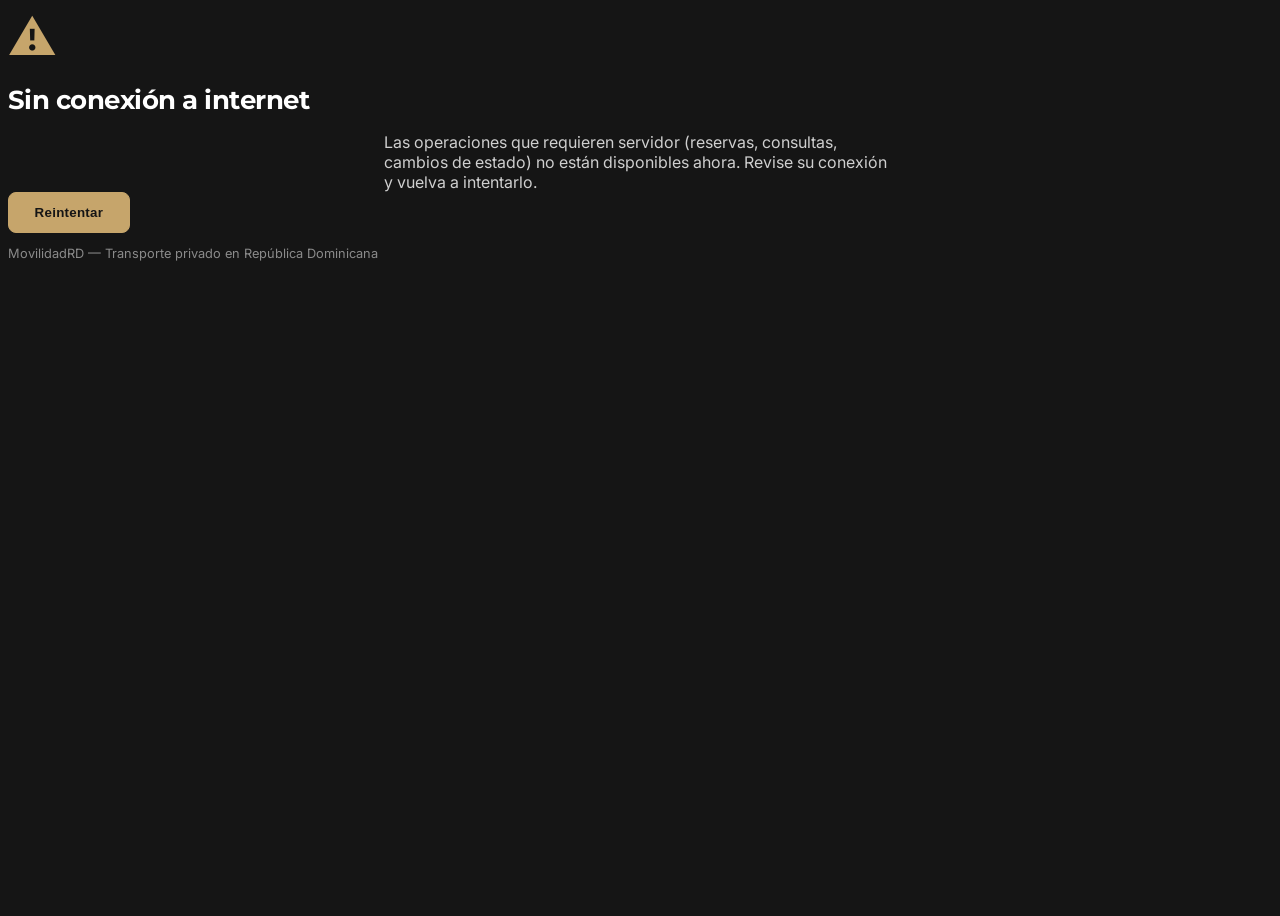
<file: offline.html>
<!DOCTYPE html>
<html lang="es">
<head>
<meta charset="UTF-8">
<meta name="viewport" content="width=device-width, initial-scale=1.0, viewport-fit=cover">
<meta name="mobile-web-app-capable" content="yes">
<meta name="apple-mobile-web-app-capable" content="yes">
<meta name="apple-mobile-web-app-status-bar-style" content="black-translucent">
<meta name="apple-mobile-web-app-title" content="MovilidadRD">
<meta name="theme-color" content="#151515">
<title>Sin conexión — MovilidadRD</title>
<link rel="icon" type="image/svg+xml" href="assets/icons/icon.svg">
<link rel="stylesheet" href="css/brand.css">
<link href="https://fonts.googleapis.com/css2?family=Montserrat:wght@700;800&family=Inter:wght@400;600&display=swap" rel="stylesheet">
</head>
<body class="d-flex align-items-center" style="min-height:100vh; background:#151515; color:#fff;">
  <main class="container text-center py-5">
    <div style="font-size:3rem; color:#C6A56B;">&#9888;&#65038;</div>
    <h1 class="mt-3" style="font-size:1.6rem;">Sin conexión a internet</h1>
    <p class="mt-2" style="color:#cfcfcf; max-width:32rem; margin:0 auto;">
      Las operaciones que requieren servidor (reservas, consultas, cambios de estado) no están disponibles ahora.
      Revise su conexión y vuelva a intentarlo.
    </p>
    <button class="btn-mrd mt-4" onclick="window.location.reload()">Reintentar</button>
    <p class="mt-4" style="font-size:.8rem; color:#8a8a8a;">MovilidadRD — Transporte privado en República Dominicana</p>
  </main>
</body>
</html>
</file>
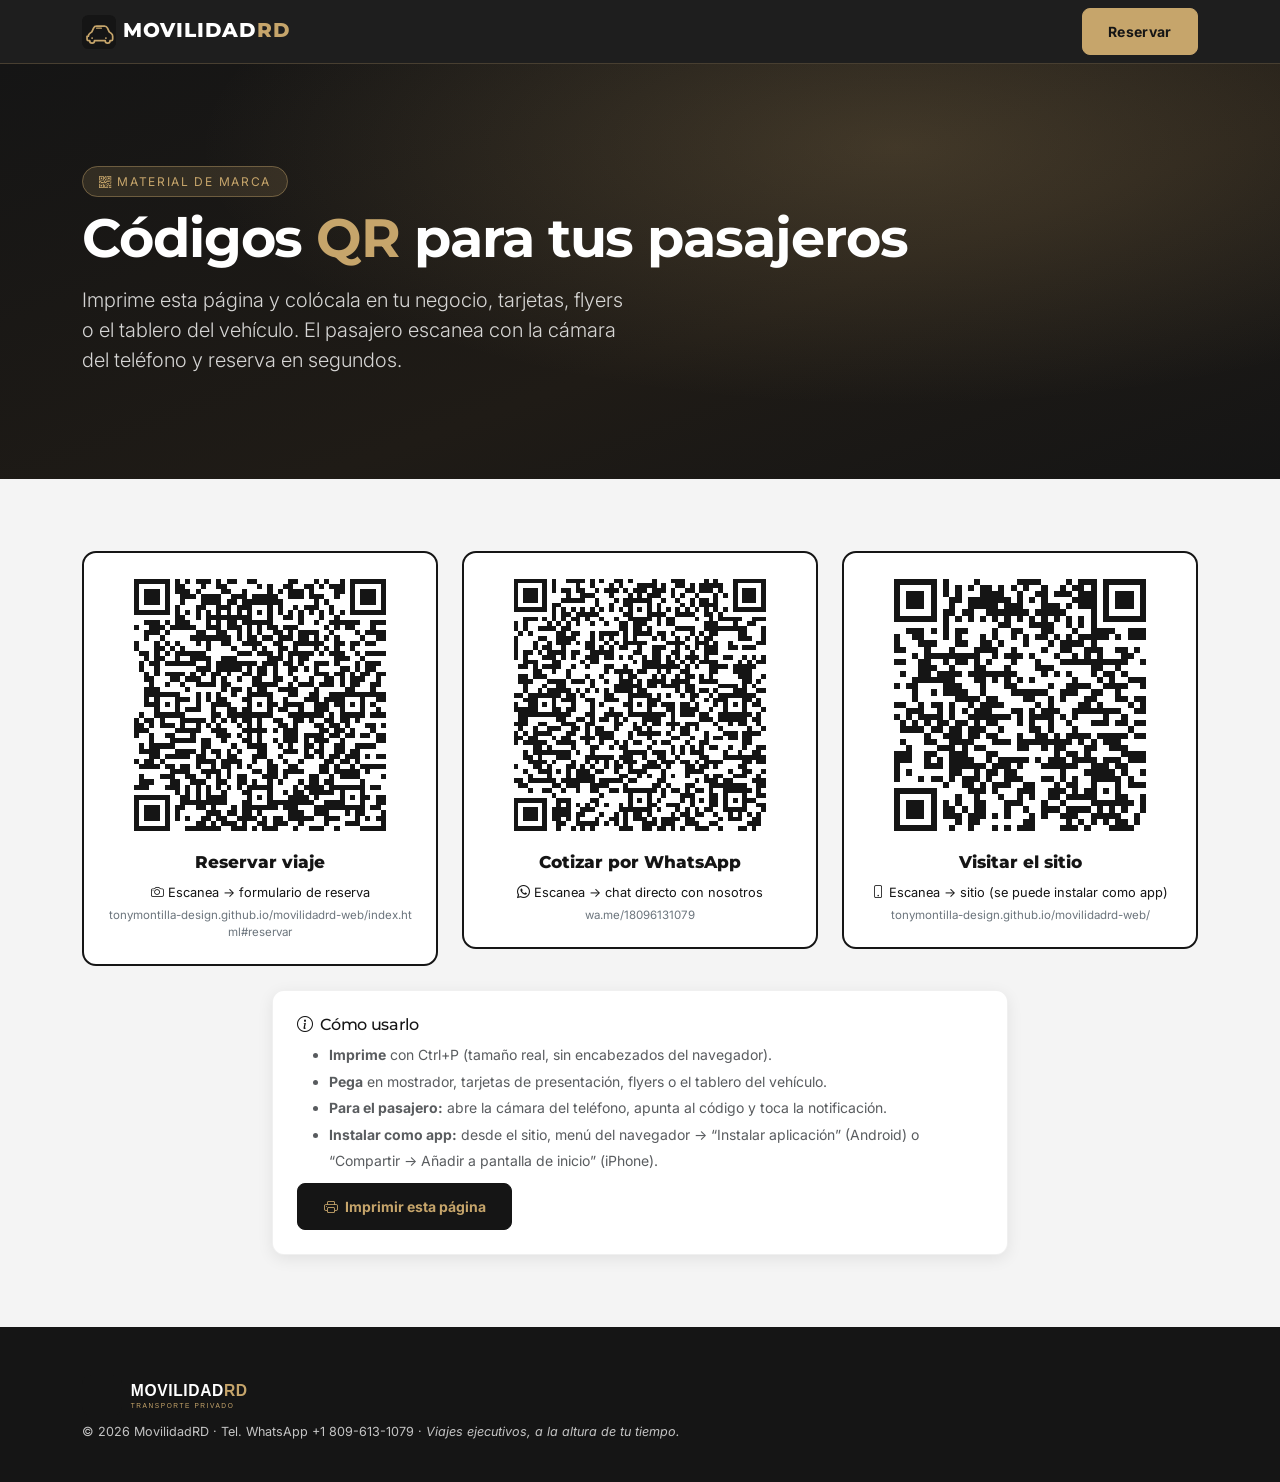
<file: qr.html>
<!DOCTYPE html>
<html lang="es">
<head>
<meta charset="UTF-8">
<meta name="viewport" content="width=device-width, initial-scale=1.0, viewport-fit=cover">
<meta name="robots" content="noindex,nofollow">
<meta name="theme-color" content="#151515">
<title>Códigos QR para imprimir | MovilidadRD</title>
<link rel="icon" type="image/svg+xml" href="assets/icons/icon.svg">
<link href="https://cdn.jsdelivr.net/npm/bootstrap@5.3.3/dist/css/bootstrap.min.css" rel="stylesheet">
<link href="https://cdn.jsdelivr.net/npm/bootstrap-icons@1.11.3/font/bootstrap-icons.min.css" rel="stylesheet">
<link href="https://fonts.googleapis.com/css2?family=Montserrat:wght@600;700;800&family=Inter:wght@400;500;600&display=swap" rel="stylesheet">
<link rel="stylesheet" href="css/brand.css">
<style>
  .qr-tarjeta { border: 2px solid #151515; border-radius: 14px; padding: 1.4rem; text-align: center; background:#fff; }
  .qr-tarjeta img { width: 100%; max-width: 260px; image-rendering: pixelated; }
  .qr-tarjeta .qr-titulo { font-family:'Montserrat'; font-weight:800; font-size:1.05rem; margin-top:.9rem; }
  .qr-tarjeta .qr-url { font-size:.72rem; color:#6c757d; word-break:break-all; margin-top:.3rem; }
  .qr-tarjeta .qr-pista { font-size:.8rem; color:#151515; margin-top:.5rem; }
  @media print {
    .no-imprimir, .mrd-navbar, .mrd-footer { display:none !important; }
    body { background:#fff; }
    .qr-tarjeta { page-break-inside: avoid; break-inside: avoid; }
    .qr-tarjeta img { max-width: 220px; }
    a { text-decoration:none; color:inherit; }
  }
</style>
</head>
<body>

<nav class="navbar navbar-expand-lg mrd-navbar no-imprimir">
  <div class="container">
    <a class="navbar-brand" href="index.html"><img src="assets/icons/icon.svg" alt="" width="34"> MOVILIDAD<span class="dorado">RD</span></a>
    <a class="btn btn-mrd btn-sm" href="index.html#reservar">Reservar</a>
  </div>
</nav>

<header class="mrd-hero">
  <div class="container py-4">
    <span class="badge-mrd"><i class="bi bi-qr-code"></i> Material de marca</span>
    <h1 class="mt-3">Códigos <span class="text-dorado">QR</span> para tus pasajeros</h1>
    <p class="lead mt-3">Imprime esta página y colócala en tu negocio, tarjetas, flyers o el tablero del vehículo. El pasajero escanea con la cámara del teléfono y reserva en segundos.</p>
  </div>
</header>

<section class="mrd-seccion">
  <div class="container">
    <div class="row g-4 justify-content-center">

      <div class="col-md-4">
        <div class="qr-tarjeta">
          <img src="assets/img/qr-reservar.png" alt="QR para reservar en MovilidadRD">
          <div class="qr-titulo">Reservar viaje</div>
          <div class="qr-pista"><i class="bi bi-camera me-1"></i>Escanea → formulario de reserva</div>
          <div class="qr-url">tonymontilla-design.github.io/movilidadrd-web/index.html#reservar</div>
        </div>
      </div>

      <div class="col-md-4">
        <div class="qr-tarjeta">
          <img src="assets/img/qr-whatsapp.png" alt="QR de WhatsApp MovilidadRD">
          <div class="qr-titulo">Cotizar por WhatsApp</div>
          <div class="qr-pista"><i class="bi bi-whatsapp me-1"></i>Escanea → chat directo con nosotros</div>
          <div class="qr-url">wa.me/18096131079</div>
        </div>
      </div>

      <div class="col-md-4">
        <div class="qr-tarjeta">
          <img src="assets/img/qr-sitio.png" alt="QR al sitio MovilidadRD">
          <div class="qr-titulo">Visitar el sitio</div>
          <div class="qr-pista"><i class="bi bi-phone me-1"></i>Escanea → sitio (se puede instalar como app)</div>
          <div class="qr-url">tonymontilla-design.github.io/movilidadrd-web/</div>
        </div>
      </div>

    </div>

    <div class="row justify-content-center mt-4 no-imprimir">
      <div class="col-lg-8">
        <div class="mrd-card p-4">
          <h2 class="h6"><i class="bi bi-info-circle text-dorado me-1"></i> Cómo usarlo</h2>
          <ul class="small text-muted mb-2" style="line-height:1.9">
            <li><strong>Imprime</strong> con Ctrl+P (tamaño real, sin encabezados del navegador).</li>
            <li><strong>Pega</strong> en mostrador, tarjetas de presentación, flyers o el tablero del vehículo.</li>
            <li><strong>Para el pasajero:</strong> abre la cámara del teléfono, apunta al código y toca la notificación.</li>
            <li><strong>Instalar como app:</strong> desde el sitio, menú del navegador → “Instalar aplicación” (Android) o “Compartir → Añadir a pantalla de inicio” (iPhone).</li>
          </ul>
          <button class="btn btn-mrd-dark btn-sm" onclick="window.print()"><i class="bi bi-printer me-1"></i> Imprimir esta página</button>
        </div>
      </div>
    </div>

  </div>
</section>

<footer class="mrd-footer">
  <div class="container">
    <a href="index.html"><img src="assets/icons/logo-horizontal.svg" alt="MovilidadRD" height="40"></a>
    <p class="mt-2 small">© <span id="y"></span> MovilidadRD · Tel. WhatsApp +1 809-613-1079 · <em>Viajes ejecutivos, a la altura de tu tiempo.</em></p>
  </div>
</footer>

<script>document.getElementById('y').textContent = new Date().getFullYear();</script>
</body>
</html>
</file>
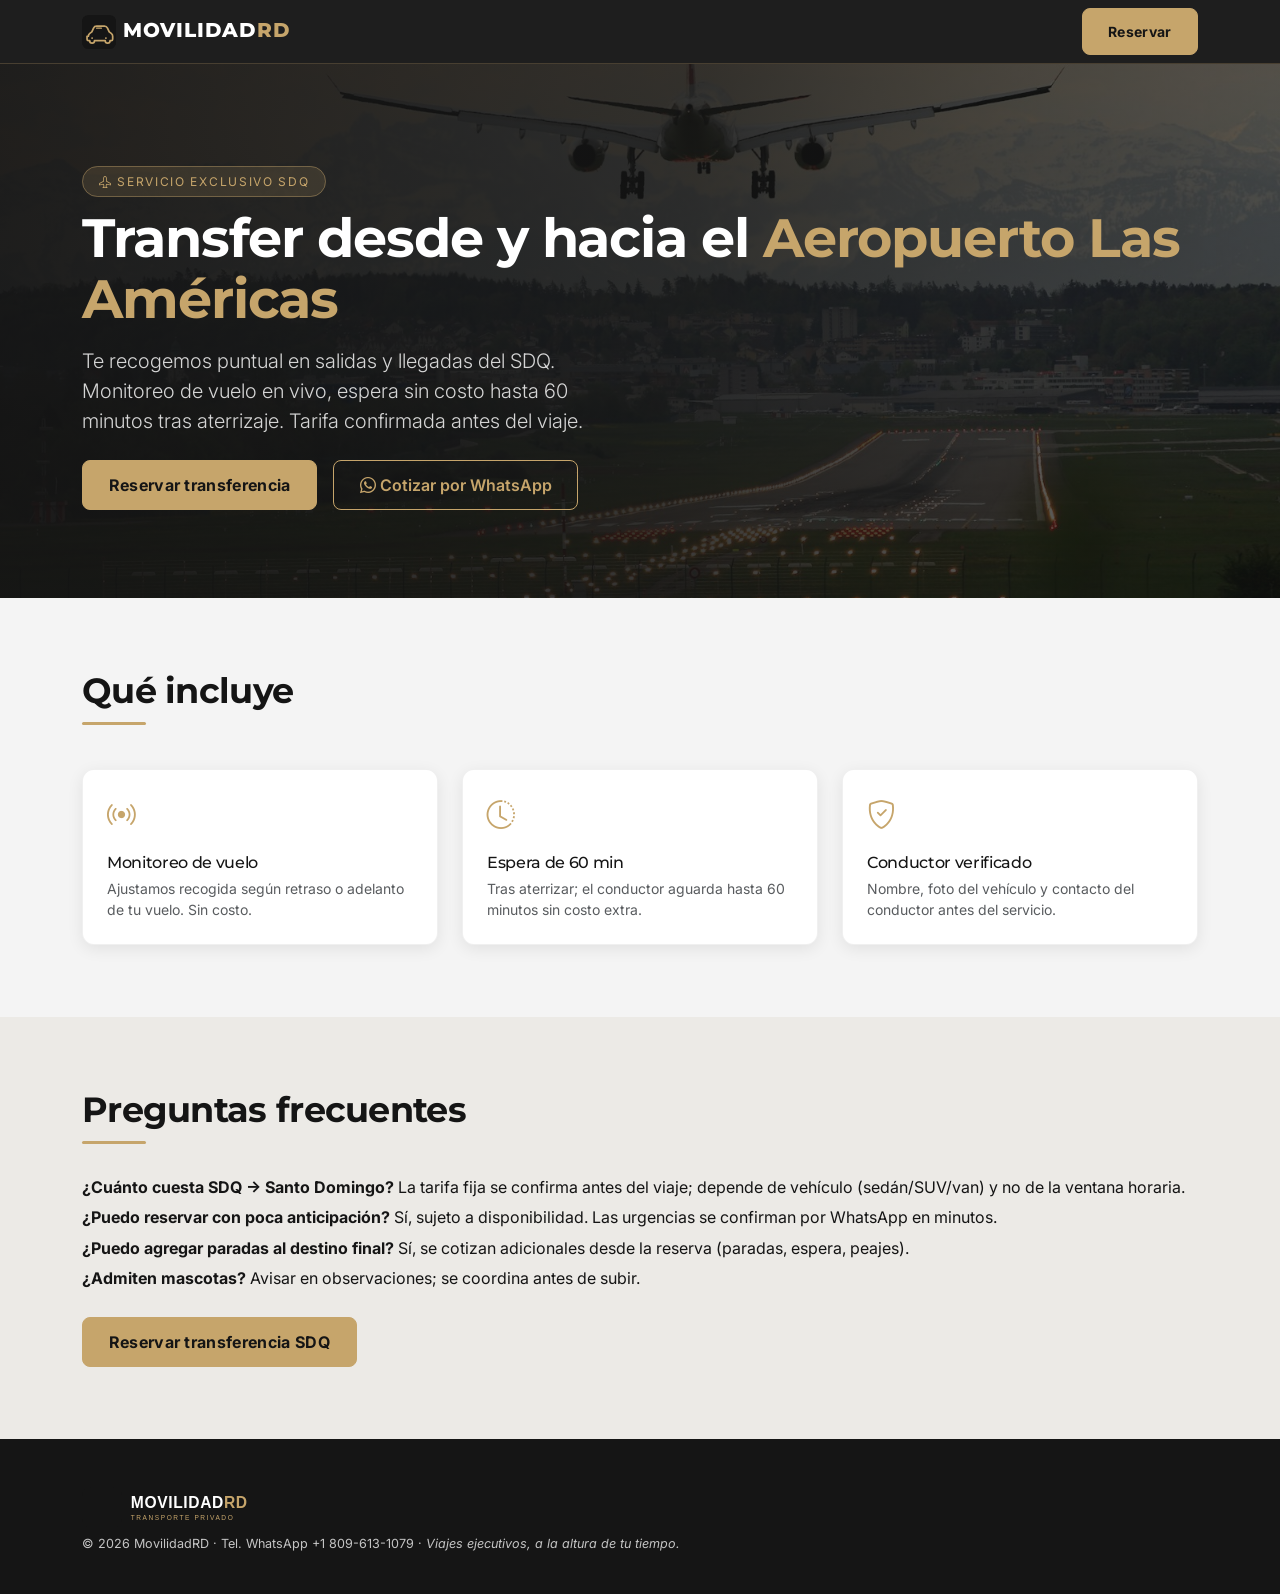
<file: servicios/transfer-aeropuerto-las-americas.html>
<!DOCTYPE html>
<html lang="es">
<head>
<meta charset="UTF-8">
<meta name="viewport" content="width=device-width, initial-scale=1.0">
<meta name="description" content="Transfer desde/hacia Aeropuerto Las Américas (SDQ) con MovilidadRD. Conductores verificados, vehículos premium, tarifa confirmada antes del viaje. Reserva en línea.">
<meta name="theme-color" content="#151515">
<title>Transfer Aeropuerto Las Américas (SDQ) | MovilidadRD — Transporte Privado</title>
<link rel="icon" type="image/svg+xml" href="../assets/icons/icon.svg">
<link href="https://cdn.jsdelivr.net/npm/bootstrap@5.3.3/dist/css/bootstrap.min.css" rel="stylesheet">
<link href="https://cdn.jsdelivr.net/npm/bootstrap-icons@1.11.3/font/bootstrap-icons.min.css" rel="stylesheet">
<link href="https://fonts.googleapis.com/css2?family=Montserrat:wght@600;700;800&family=Inter:wght@400;500;600&display=swap" rel="stylesheet">
<link rel="stylesheet" href="../css/brand.css">
</head>
<body>
<nav class="navbar navbar-expand-lg mrd-navbar"><div class="container"><a class="navbar-brand" href="../index.html"><img src="../assets/icons/icon.svg" alt="" width="34"> MOVILIDAD<span class="dorado">RD</span></a><a class="btn btn-mrd btn-sm" href="../index.html#reservar">Reservar</a></div></nav>
<header class="mrd-hero" style="background-image: linear-gradient(100deg, rgba(21,21,21,0.95) 0%, rgba(21,21,21,0.86) 52%, rgba(21,21,21,0.62) 100%), url('../assets/img/vuelo-sdq.jpg'); background-size:cover; background-position:center;"><div class="container py-4"><span class="badge-mrd"><i class="bi bi-airplane"></i> Servicio exclusivo SDQ</span><h1 class="mt-3">Transfer desde y hacia el <span class="text-dorado">Aeropuerto Las Américas</span></h1><p class="lead mt-3">Te recogemos puntual en salidas y llegadas del SDQ. Monitoreo de vuelo en vivo, espera sin costo hasta 60 minutos tras aterrizaje. Tarifa confirmada antes del viaje.</p><div class="d-flex flex-wrap gap-3 mt-4"><a href="../index.html#reservar" class="btn-mrd btn">Reservar transferencia</a><a href="https://wa.me/18096131079?text=Hola, quiero cotizar traslado desde/hacia SDQ" class="btn btn-mrd-outline" target="_blank" rel="noopener"><i class="bi bi-whatsapp"></i> Cotizar por WhatsApp</a></div></div></header>

<section class="mrd-seccion"><div class="container"><h2 class="mrd-seccion-titulo">Qué incluye</h2><div class="row g-4 mt-2">
  <div class="col-md-4"><div class="mrd-card p-4"><i class="bi bi-broadcast" style="font-size:1.8rem;color:#C6A56B"></i><h3 class="h6 mt-3">Monitoreo de vuelo</h3><p class="small text-muted mb-0">Ajustamos recogida según retraso o adelanto de tu vuelo. Sin costo.</p></div></div>
  <div class="col-md-4"><div class="mrd-card p-4"><i class="bi bi-clock-history" style="font-size:1.8rem;color:#C6A56B"></i><h3 class="h6 mt-3">Espera de 60 min</h3><p class="small text-muted mb-0">Tras aterrizar; el conductor aguarda hasta 60 minutos sin costo extra.</p></div></div>
  <div class="col-md-4"><div class="mrd-card p-4"><i class="bi bi-shield-check" style="font-size:1.8rem;color:#C6A56B"></i><h3 class="h6 mt-3">Conductor verificado</h3><p class="small text-muted mb-0">Nombre, foto del vehículo y contacto del conductor antes del servicio.</p></div></div>
</div></div></section>

<section class="mrd-seccion" style="background:#eceae6"><div class="container"><h2 class="mrd-seccion-titulo">Preguntas frecuentes</h2>
<ul class="list-unstyled mt-3" style="line-height:1.9">
  <li><strong>¿Cuánto cuesta SDQ → Santo Domingo?</strong> La tarifa fija se confirma antes del viaje; depende de vehículo (sedán/SUV/van) y no de la ventana horaria.</li>
  <li><strong>¿Puedo reservar con poca anticipación?</strong> Sí, sujeto a disponibilidad. Las urgencias se confirman por WhatsApp en minutos.</li>
  <li><strong>¿Puedo agregar paradas al destino final?</strong> Sí, se cotizan adicionales desde la reserva (paradas, espera, peajes).</li>
  <li><strong>¿Admiten mascotas?</strong> Avisar en observaciones; se coordina antes de subir.</li>
</ul>
<a href="../index.html#reservar" class="btn btn-mrd mt-2">Reservar transferencia SDQ</a></div></section>

<footer class="mrd-footer"><div class="container"><a href="../index.html"><img src="../assets/icons/logo-horizontal.svg" alt="MovilidadRD" height="40"></a><p class="mt-2 small">© <span id="y"></span> MovilidadRD · Tel. WhatsApp +1 809-613-1079 · <em>Viajes ejecutivos, a la altura de tu tiempo.</em></p></div></footer>
<script>document.getElementById('y').textContent = new Date().getFullYear();</script>
</body>
</html>
</file>
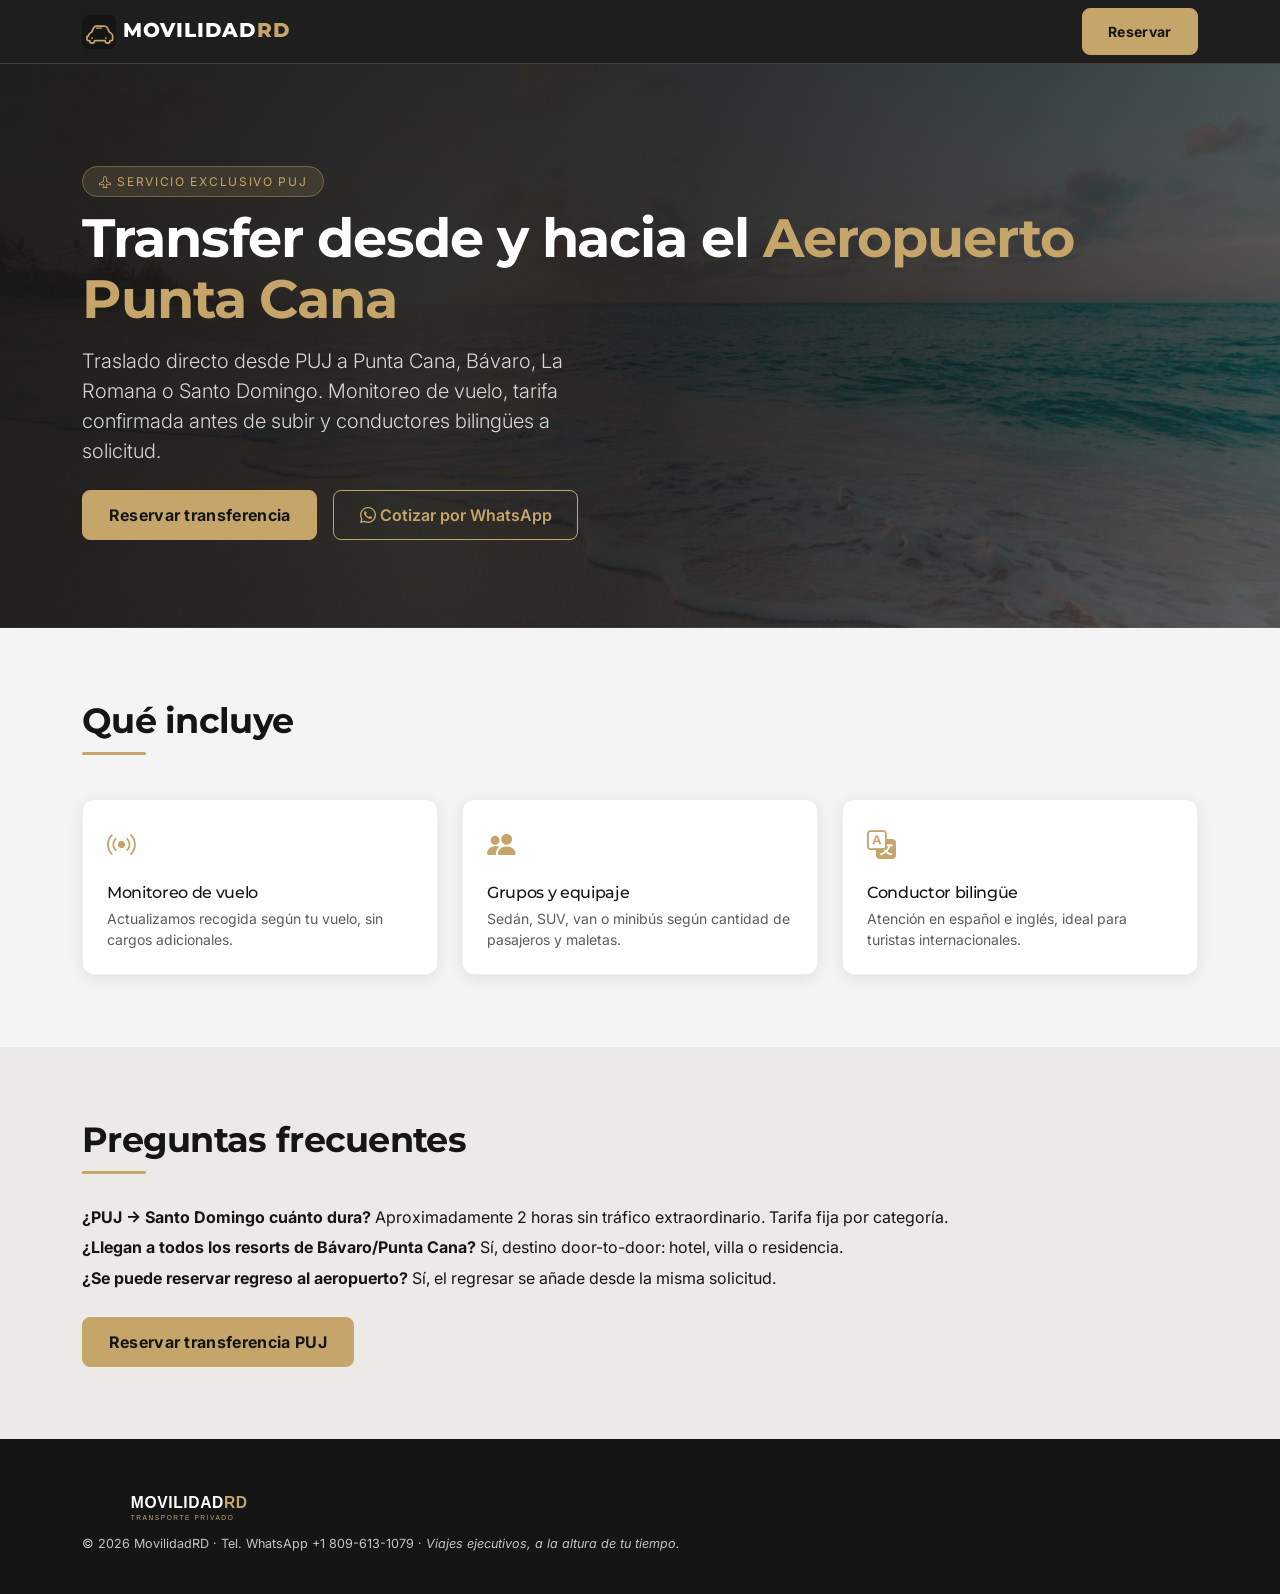
<file: servicios/transfer-aeropuerto-puntacana.html>
<!DOCTYPE html>
<html lang="es">
<head>
<meta charset="UTF-8">
<meta name="viewport" content="width=device-width, initial-scale=1.0">
<meta name="description" content="Transfer desde/hacia Aeropuerto Punta Cana (PUJ) con MovilidadRD. Conductores verificados, vehículos premium, tarifa confirmada antes del viaje. Reserva en línea.">
<meta name="theme-color" content="#151515">
<title>Transfer Aeropuerto Punta Cana (PUJ) | MovilidadRD — Transporte Privado</title>
<link rel="icon" type="image/svg+xml" href="../assets/icons/icon.svg">
<link href="https://cdn.jsdelivr.net/npm/bootstrap@5.3.3/dist/css/bootstrap.min.css" rel="stylesheet">
<link href="https://cdn.jsdelivr.net/npm/bootstrap-icons@1.11.3/font/bootstrap-icons.min.css" rel="stylesheet">
<link href="https://fonts.googleapis.com/css2?family=Montserrat:wght@600;700;800&family=Inter:wght@400;500;600&display=swap" rel="stylesheet">
<link rel="stylesheet" href="../css/brand.css">
</head>
<body>
<nav class="navbar navbar-expand-lg mrd-navbar"><div class="container"><a class="navbar-brand" href="../index.html"><img src="../assets/icons/icon.svg" alt="" width="34"> MOVILIDAD<span class="dorado">RD</span></a><a class="btn btn-mrd btn-sm" href="../index.html#reservar">Reservar</a></div></nav>
<header class="mrd-hero" style="background-image: linear-gradient(100deg, rgba(21,21,21,0.95) 0%, rgba(21,21,21,0.86) 52%, rgba(21,21,21,0.62) 100%), url('../assets/img/svc-turismo.jpg'); background-size:cover; background-position:center;"><div class="container py-4"><span class="badge-mrd"><i class="bi bi-airplane"></i> Servicio exclusivo PUJ</span><h1 class="mt-3">Transfer desde y hacia el <span class="text-dorado">Aeropuerto Punta Cana</span></h1><p class="lead mt-3">Traslado directo desde PUJ a Punta Cana, Bávaro, La Romana o Santo Domingo. Monitoreo de vuelo, tarifa confirmada antes de subir y conductores bilingües a solicitud.</p><div class="d-flex flex-wrap gap-3 mt-4"><a href="../index.html#reservar" class="btn-mrd btn">Reservar transferencia</a><a href="https://wa.me/18096131079?text=Hola, quiero cotizar traslado desde/hacia PUJ" class="btn btn-mrd-outline" target="_blank" rel="noopener"><i class="bi bi-whatsapp"></i> Cotizar por WhatsApp</a></div></div></header>

<section class="mrd-seccion"><div class="container"><h2 class="mrd-seccion-titulo">Qué incluye</h2><div class="row g-4 mt-2">
  <div class="col-md-4"><div class="mrd-card p-4"><i class="bi bi-broadcast" style="font-size:1.8rem;color:#C6A56B"></i><h3 class="h6 mt-3">Monitoreo de vuelo</h3><p class="small text-muted mb-0">Actualizamos recogida según tu vuelo, sin cargos adicionales.</p></div></div>
  <div class="col-md-4"><div class="mrd-card p-4"><i class="bi bi-people-fill" style="font-size:1.8rem;color:#C6A56B"></i><h3 class="h6 mt-3">Grupos y equipaje</h3><p class="small text-muted mb-0">Sedán, SUV, van o minibús según cantidad de pasajeros y maletas.</p></div></div>
  <div class="col-md-4"><div class="mrd-card p-4"><i class="bi bi-translate" style="font-size:1.8rem;color:#C6A56B"></i><h3 class="h6 mt-3">Conductor bilingüe</h3><p class="small text-muted mb-0">Atención en español e inglés, ideal para turistas internacionales.</p></div></div>
</div></div></section>

<section class="mrd-seccion" style="background:#eceae6"><div class="container"><h2 class="mrd-seccion-titulo">Preguntas frecuentes</h2>
<ul class="list-unstyled mt-3" style="line-height:1.9">
  <li><strong>¿PUJ → Santo Domingo cuánto dura?</strong> Aproximadamente 2 horas sin tráfico extraordinario. Tarifa fija por categoría.</li>
  <li><strong>¿Llegan a todos los resorts de Bávaro/Punta Cana?</strong> Sí, destino door-to-door: hotel, villa o residencia.</li>
  <li><strong>¿Se puede reservar regreso al aeropuerto?</strong> Sí, el regresar se añade desde la misma solicitud.</li>
</ul>
<a href="../index.html#reservar" class="btn btn-mrd mt-2">Reservar transferencia PUJ</a></div></section>

<footer class="mrd-footer"><div class="container"><a href="../index.html"><img src="../assets/icons/logo-horizontal.svg" alt="MovilidadRD" height="40"></a><p class="mt-2 small">© <span id="y"></span> MovilidadRD · Tel. WhatsApp +1 809-613-1079 · <em>Viajes ejecutivos, a la altura de tu tiempo.</em></p></div></footer>
<script>document.getElementById('y').textContent = new Date().getFullYear();</script>
</body>
</html>
</file>
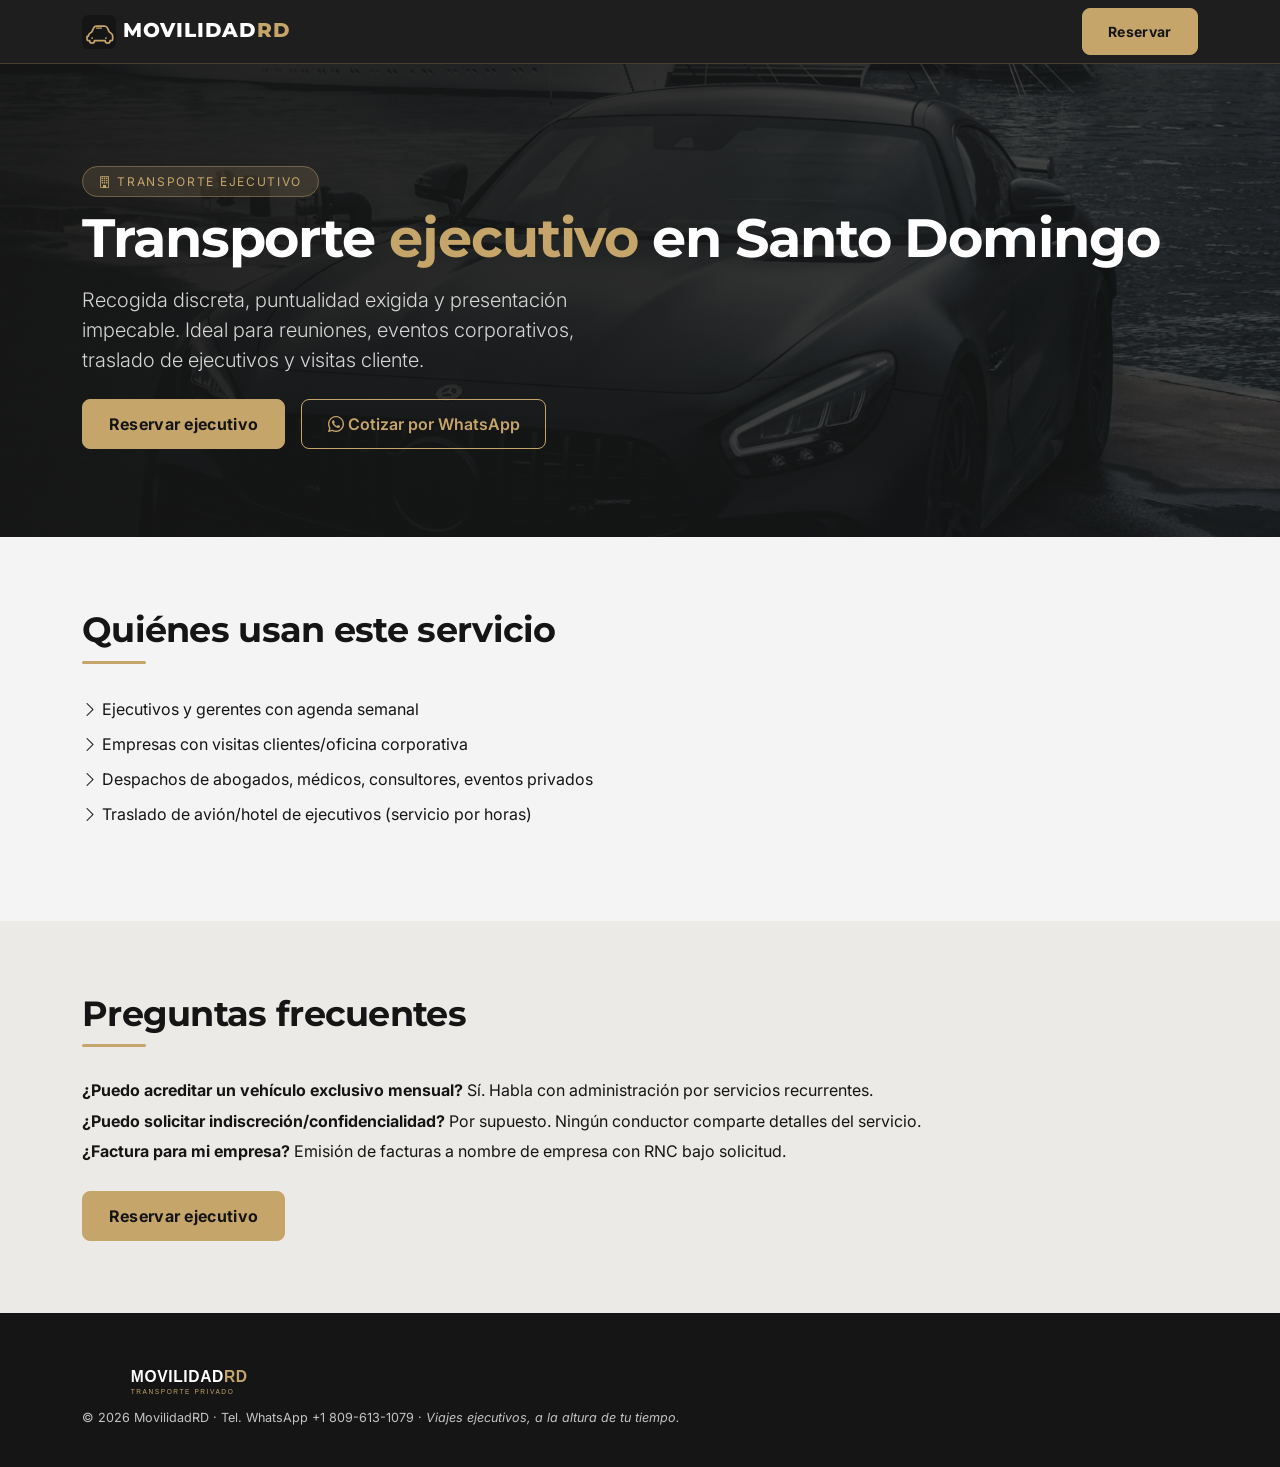
<file: servicios/transporte-ejecutivo-santo-domingo.html>
<!DOCTYPE html>
<html lang="es">
<head>
<meta charset="UTF-8">
<meta name="viewport" content="width=device-width, initial-scale=1.0">
<meta name="description" content="Transporte ejecutivo en Santo Domingo con MovilidadRD. Traslado corporativo, reuniones, eventos. Conductores verificados, tarifa confiable. Reserva en línea o por WhatsApp.">
<meta name="theme-color" content="#151515">
<title>Transporte Ejecutivo Santo Domingo | MovilidadRD — Transporte Privado</title>
<link rel="icon" type="image/svg+xml" href="../assets/icons/icon.svg">
<link href="https://cdn.jsdelivr.net/npm/bootstrap@5.3.3/dist/css/bootstrap.min.css" rel="stylesheet">
<link href="https://cdn.jsdelivr.net/npm/bootstrap-icons@1.11.3/font/bootstrap-icons.min.css" rel="stylesheet">
<link href="https://fonts.googleapis.com/css2?family=Montserrat:wght@600;700;800&family=Inter:wght@400;500;600&display=swap" rel="stylesheet">
<link rel="stylesheet" href="../css/brand.css">
</head>
<body>
<nav class="navbar navbar-expand-lg mrd-navbar"><div class="container"><a class="navbar-brand" href="../index.html"><img src="../assets/icons/icon.svg" alt="" width="34"> MOVILIDAD<span class="dorado">RD</span></a><a class="btn btn-mrd btn-sm" href="../index.html#reservar">Reservar</a></div></nav>
<header class="mrd-hero" style="background-image: linear-gradient(100deg, rgba(21,21,21,0.95) 0%, rgba(21,21,21,0.86) 52%, rgba(21,21,21,0.62) 100%), url('../assets/img/lux-monaco.jpg'); background-size:cover; background-position:center 65%;"><div class="container py-4"><span class="badge-mrd"><i class="bi bi-building"></i> Transporte ejecutivo</span><h1 class="mt-3">Transporte <span class="text-dorado">ejecutivo</span> en Santo Domingo</h1><p class="lead mt-3">Recogida discreta, puntualidad exigida y presentación impecable. Ideal para reuniones, eventos corporativos, traslado de ejecutivos y visitas cliente.</p><div class="d-flex flex-wrap gap-3 mt-4"><a href="../index.html#reservar" class="btn-mrd btn">Reservar ejecutivo</a><a href="https://wa.me/18096131079?text=Hola, quiero cotizar transporte ejecutivo" class="btn btn-mrd-outline" target="_blank" rel="noopener"><i class="bi bi-whatsapp"></i> Cotizar por WhatsApp</a></div></div></header>

<section class="mrd-seccion"><div class="container"><h2 class="mrd-seccion-titulo">Quiénes usan este servicio</h2><ul class="list-unstyled mt-3" style="line-height:2.2">
  <li><i class="bi bi-chevron-right text-dorado"></i> Ejecutivos y gerentes con agenda semanal</li>
  <li><i class="bi bi-chevron-right text-dorado"></i> Empresas con visitas clientes/oficina corporativa</li>
  <li><i class="bi bi-chevron-right text-dorado"></i> Despachos de abogados, médicos, consultores, eventos privados</li>
  <li><i class="bi bi-chevron-right text-dorado"></i> Traslado de avión/hotel de ejecutivos (servicio por horas)</li>
</ul></div></section>

<section class="mrd-seccion" style="background:#eceae6"><div class="container"><h2 class="mrd-seccion-titulo">Preguntas frecuentes</h2>
<ul class="list-unstyled mt-3" style="line-height:1.9">
  <li><strong>¿Puedo acreditar un vehículo exclusivo mensual?</strong> Sí. Habla con administración por servicios recurrentes.</li>
  <li><strong>¿Puedo solicitar indiscreción/confidencialidad?</strong> Por supuesto. Ningún conductor comparte detalles del servicio.</li>
  <li><strong>¿Factura para mi empresa?</strong> Emisión de facturas a nombre de empresa con RNC bajo solicitud.</li>
</ul>
<a href="../index.html#reservar" class="btn btn-mrd mt-2">Reservar ejecutivo</a></div></section>

<footer class="mrd-footer"><div class="container"><a href="../index.html"><img src="../assets/icons/logo-horizontal.svg" alt="MovilidadRD" height="40"></a><p class="mt-2 small">© <span id="y"></span> MovilidadRD · Tel. WhatsApp +1 809-613-1079 · <em>Viajes ejecutivos, a la altura de tu tiempo.</em></p></div></footer>
<script>document.getElementById('y').textContent = new Date().getFullYear();</script>
</body>
</html>
</file>
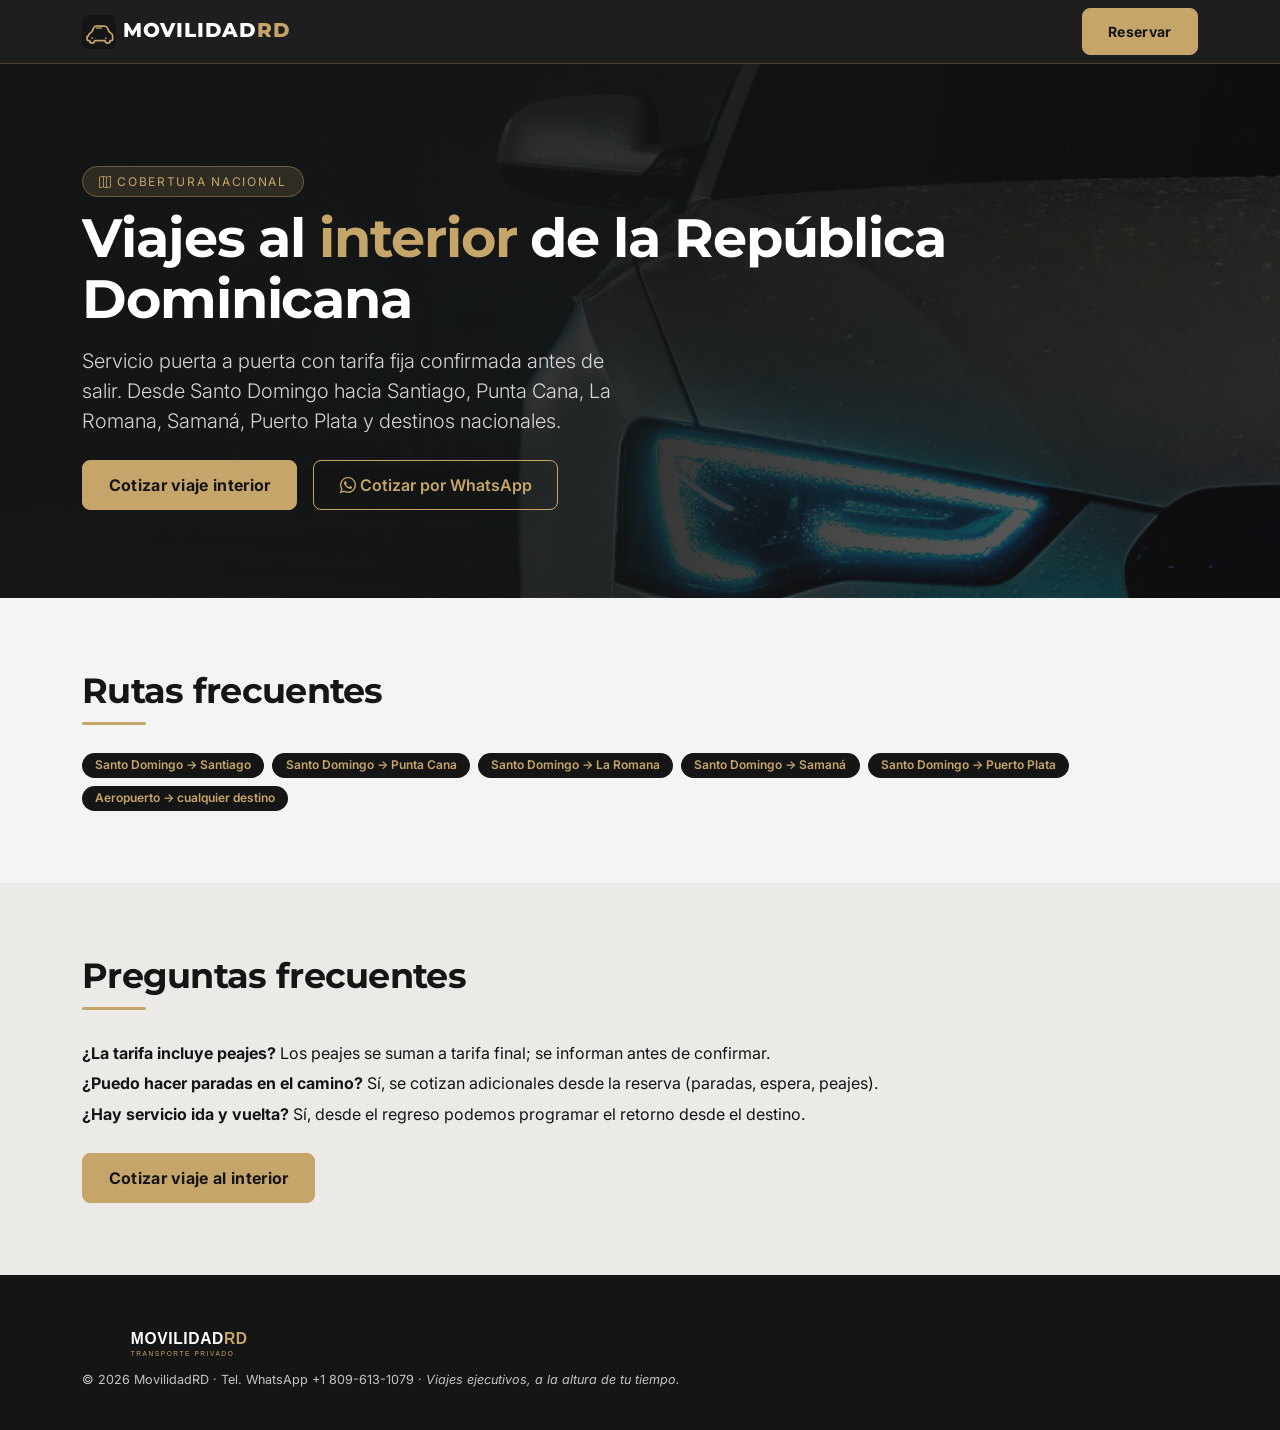
<file: servicios/viajes-interior-republica-dominicana.html>
<!DOCTYPE html>
<html lang="es">
<head>
<meta charset="UTF-8">
<meta name="viewport" content="width=device-width, initial-scale=1.0">
<meta name="description" content="Viajes al interior de la República Dominicana con MovilidadRD. Santiago, Punta Cana, La Romana, Samaná, Puerto Plata. Tarifa fija confirmada antes del viaje.">
<meta name="theme-color" content="#151515">
<title>Viajes al Interior Republica Dominicana | MovilidadRD — Transporte Privado</title>
<link rel="icon" type="image/svg+xml" href="../assets/icons/icon.svg">
<link href="https://cdn.jsdelivr.net/npm/bootstrap@5.3.3/dist/css/bootstrap.min.css" rel="stylesheet">
<link href="https://cdn.jsdelivr.net/npm/bootstrap-icons@1.11.3/font/bootstrap-icons.min.css" rel="stylesheet">
<link href="https://fonts.googleapis.com/css2?family=Montserrat:wght@600;700;800&family=Inter:wght@400;500;600&display=swap" rel="stylesheet">
<link rel="stylesheet" href="../css/brand.css">
</head>
<body>
<nav class="navbar navbar-expand-lg mrd-navbar"><div class="container"><a class="navbar-brand" href="../index.html"><img src="../assets/icons/icon.svg" alt="" width="34"> MOVILIDAD<span class="dorado">RD</span></a><a class="btn btn-mrd btn-sm" href="../index.html#reservar">Reservar</a></div></nav>
<header class="mrd-hero" style="background-image: linear-gradient(100deg, rgba(21,21,21,0.95) 0%, rgba(21,21,21,0.86) 52%, rgba(21,21,21,0.62) 100%), url('../assets/img/svc-interior.jpg'); background-size:cover; background-position:center;"><div class="container py-4"><span class="badge-mrd"><i class="bi bi-map"></i> Cobertura nacional</span><h1 class="mt-3">Viajes al <span class="text-dorado">interior</span> de la República Dominicana</h1><p class="lead mt-3">Servicio puerta a puerta con tarifa fija confirmada antes de salir. Desde Santo Domingo hacia Santiago, Punta Cana, La Romana, Samaná, Puerto Plata y destinos nacionales.</p><div class="d-flex flex-wrap gap-3 mt-4"><a href="../index.html#reservar" class="btn-mrd btn">Cotizar viaje interior</a><a href="https://wa.me/18096131079?text=Hola, quiero cotizar viaje al interior" class="btn btn-mrd-outline" target="_blank" rel="noopener"><i class="bi bi-whatsapp"></i> Cotizar por WhatsApp</a></div></div></header>

<section class="mrd-seccion"><div class="container"><h2 class="mrd-seccion-titulo">Rutas frecuentes</h2><div class="d-flex flex-wrap gap-2 mt-3"><span class="badge rounded-pill" style="background:#151515;color:#C6A56B;padding:.55em 1.1em;font-weight:600">Santo Domingo → Santiago</span><span class="badge rounded-pill" style="background:#151515;color:#C6A56B;padding:.55em 1.1em;font-weight:600">Santo Domingo → Punta Cana</span><span class="badge rounded-pill" style="background:#151515;color:#C6A56B;padding:.55em 1.1em;font-weight:600">Santo Domingo → La Romana</span><span class="badge rounded-pill" style="background:#151515;color:#C6A56B;padding:.55em 1.1em;font-weight:600">Santo Domingo → Samaná</span><span class="badge rounded-pill" style="background:#151515;color:#C6A56B;padding:.55em 1.1em;font-weight:600">Santo Domingo → Puerto Plata</span><span class="badge rounded-pill" style="background:#151515;color:#C6A56B;padding:.55em 1.1em;font-weight:600">Aeropuerto → cualquier destino</span></div></div></section>

<section class="mrd-seccion" style="background:#eceae6"><div class="container"><h2 class="mrd-seccion-titulo">Preguntas frecuentes</h2>
<ul class="list-unstyled mt-3" style="line-height:1.9">
  <li><strong>¿La tarifa incluye peajes?</strong> Los peajes se suman a tarifa final; se informan antes de confirmar.</li>
  <li><strong>¿Puedo hacer paradas en el camino?</strong> Sí, se cotizan adicionales desde la reserva (paradas, espera, peajes).</li>
  <li><strong>¿Hay servicio ida y vuelta?</strong> Sí, desde el regreso podemos programar el retorno desde el destino.</li>
</ul>
<a href="../index.html#reservar" class="btn btn-mrd mt-2">Cotizar viaje al interior</a></div></section>

<footer class="mrd-footer"><div class="container"><a href="../index.html"><img src="../assets/icons/logo-horizontal.svg" alt="MovilidadRD" height="40"></a><p class="mt-2 small">© <span id="y"></span> MovilidadRD · Tel. WhatsApp +1 809-613-1079 · <em>Viajes ejecutivos, a la altura de tu tiempo.</em></p></div></footer>
<script>document.getElementById('y').textContent = new Date().getFullYear();</script>
</body>
</html>
</file>
<file: css/brand.css>
/* ============================================================
   MOVILIDADRD — Sistema de diseño de marca
   Paleta: carbón #151515 · champagne #C6A56B · blanco · grises
   Tipografías: Montserrat (display) · Inter (texto)
   Mobile-first. Bootstrap 5 complementa, no sustituye.
   ============================================================ */

:root {
  --mrd-carbon: #151515;
  --mrd-carbon-2: #292929;
  --mrd-dorado: #C6A56B;
  --mrd-dorado-hover: #b3905a;
  --mrd-dorado-suave: rgba(198, 165, 107, 0.15);
  --mrd-blanco: #FFFFFF;
  --mrd-gris-claro: #F4F4F4;
  --mrd-gris: #6c757d;
  --mrd-exito: #1e7e34;
  --mrd-error: #b02a37;
  --mrd-radio: 12px;
  --mrd-sombra: 0 10px 30px rgba(0, 0, 0, 0.12);
  --mrd-sombra-suave: 0 4px 16px rgba(0, 0, 0, 0.08);
  --mrd-transicion: 0.25s ease;
}

* { -webkit-tap-highlight-color: transparent; }

body {
  font-family: 'Inter', system-ui, -apple-system, sans-serif;
  background: var(--mrd-gris-claro);
  color: var(--mrd-carbon);
}

h1, h2, h3, h4, .mrd-display {
  font-family: 'Montserrat', 'Inter', sans-serif;
  font-weight: 700;
  letter-spacing: -0.02em;
}

/* ---------- Botones ---------- */
.btn-mrd {
  background: var(--mrd-dorado);
  border: 1px solid var(--mrd-dorado);
  color: var(--mrd-carbon);
  font-weight: 700;
  letter-spacing: 0.02em;
  border-radius: 8px;
  padding: 0.75rem 1.6rem;
  transition: all var(--mrd-transicion);
}
.btn-mrd:hover, .btn-mrd:focus {
  background: var(--mrd-dorado-hover);
  border-color: var(--mrd-dorado-hover);
  color: var(--mrd-carbon);
  transform: translateY(-1px);
}
.btn-mrd-outline {
  background: transparent;
  border: 1px solid var(--mrd-dorado);
  color: var(--mrd-dorado);
  font-weight: 600;
  border-radius: 8px;
  padding: 0.75rem 1.6rem;
  transition: all var(--mrd-transicion);
}
.btn-mrd-outline:hover { background: var(--mrd-dorado-suave); color: var(--mrd-dorado); }
.btn-mrd-dark {
  background: var(--mrd-carbon);
  border: 1px solid var(--mrd-carbon);
  color: var(--mrd-dorado);
  font-weight: 700;
  border-radius: 8px;
  padding: 0.75rem 1.6rem;
}
.btn-mrd-dark:hover { background: var(--mrd-carbon-2); color: var(--mrd-dorado); }

/* ---------- Navbar ---------- */
.mrd-navbar {
  background: rgba(21, 21, 21, 0.96);
  backdrop-filter: blur(10px);
  border-bottom: 1px solid rgba(198, 165, 107, 0.25);
}
.mrd-navbar .navbar-brand { color: var(--mrd-blanco); font-family: 'Montserrat'; font-weight: 800; letter-spacing: 0.04em; }
.mrd-navbar .navbar-brand .dorado { color: var(--mrd-dorado); }
.mrd-navbar .nav-link { color: rgba(255,255,255,0.85); font-weight: 500; }
.mrd-navbar .nav-link:hover { color: var(--mrd-dorado); }
.mrd-navbar .navbar-toggler { border-color: var(--mrd-dorado); }
.mrd-navbar .navbar-toggler-icon { filter: invert(80%) sepia(30%) saturate(400%); }

/* ---------- Hero ---------- */
.mrd-hero {
  background:
    radial-gradient(ellipse at 70% 20%, rgba(198,165,107,0.22), transparent 55%),
    linear-gradient(160deg, #151515 0%, #1f1b16 60%, #151515 100%);
  color: var(--mrd-blanco);
  padding: 5rem 0 4rem;
  position: relative;
  overflow: hidden;
}
.mrd-hero .badge-mrd {
  background: var(--mrd-dorado-suave);
  color: var(--mrd-dorado);
  border: 1px solid rgba(198,165,107,0.4);
  font-size: 0.75rem;
  letter-spacing: 0.14em;
  text-transform: uppercase;
  padding: 0.45rem 1rem;
  border-radius: 100px;
}
.mrd-hero h1 { font-size: clamp(2rem, 5.5vw, 3.4rem); line-height: 1.12; }
.mrd-hero .text-dorado { color: var(--mrd-dorado); }
.mrd-hero p.lead { color: rgba(255,255,255,0.82); max-width: 34rem; }

/* Tarjeta flotante de código de reserva (mock decorativo de marca) */
.mrd-hero-card {
  background: rgba(255,255,255,0.04);
  border: 1px solid rgba(198,165,107,0.35);
  border-radius: var(--mrd-radio);
  padding: 1.4rem;
  box-shadow: var(--mrd-sombra);
}
.mrd-hero-card .mrd-code {
  font-family: 'Montserrat'; font-weight: 700; letter-spacing: 0.12em;
  color: var(--mrd-dorado); font-size: 1.15rem;
}
.mrd-hero-card hr { border-color: rgba(255,255,255,0.12); }

/* ---------- Secciones ---------- */
.mrd-seccion { padding: 4.5rem 0; }
.mrd-seccion-titulo {
  font-size: clamp(1.5rem, 3.5vw, 2.2rem);
  position: relative; display: inline-block; margin-bottom: 0.75rem;
}
.mrd-seccion-titulo::after {
  content: ''; display: block; height: 3px; width: 64px;
  background: var(--mrd-dorado); margin-top: 0.6rem; border-radius: 2px;
}
.mrd-seccion-sub { color: var(--mrd-gris); max-width: 40rem; }

/* ---------- Tarjetas de servicio / vehículo ---------- */
.mrd-card {
  background: var(--mrd-blanco);
  border: 1px solid rgba(0,0,0,0.06);
  border-radius: var(--mrd-radio);
  box-shadow: var(--mrd-sombra-suave);
  transition: transform var(--mrd-transicion), box-shadow var(--mrd-transicion);
  height: 100%;
}
.mrd-card:hover { transform: translateY(-4px); box-shadow: var(--mrd-sombra); }
.mrd-card .mrd-card-icono {
  width: 52px; height: 52px; border-radius: 12px;
  background: var(--mrd-carbon); color: var(--mrd-dorado);
  display: flex; align-items: center; justify-content: center; font-size: 1.4rem;
}
.mrd-card h3, .mrd-card h5 { font-size: 1.02rem; margin-bottom: 0.35rem; }

/* ---------- Formularios ---------- */
.mrd-form {
  background: var(--mrd-blanco);
  border-radius: var(--mrd-radio);
  box-shadow: var(--mrd-sombra);
  border-top: 4px solid var(--mrd-dorado);
}
.form-label { font-weight: 600; font-size: 0.85rem; }
.form-control, .form-select { border-radius: 8px; border: 1px solid #dee2e6; padding: 0.6rem 0.75rem; }
.form-control:focus, .form-select:focus {
  border-color: var(--mrd-dorado);
  box-shadow: 0 0 0 0.2rem rgba(198,165,107,0.3);
}
.form-control.is-invalid { border-color: var(--mrd-error); }
.mrd-form .form-text { font-size: 0.75rem; }

/* ---------- Panel administrativo / conductor ---------- */
.mrd-layout { min-height: 100vh; background: var(--mrd-gris-claro); }
.mrd-sidebar {
  background: var(--mrd-carbon); color: #d7d7d7;
  height: 100vh; height: 100dvh;
  width: 260px; position: fixed; left: 0; top: 0; padding: 1.2rem 0;
  z-index: 1030; transform: translateX(-100%); transition: transform var(--mrd-transicion);
  display: flex; flex-direction: column; overflow: hidden;
}
.mrd-sidebar.abierto { transform: translateX(0); }
.mrd-sidebar .mrd-logo-side { flex: 0 0 auto; padding: 0 1.4rem 1rem; border-bottom: 1px solid rgba(255,255,255,0.08); margin-bottom: 1rem; }
.mrd-sidebar #menuLateral {
  flex: 1 1 auto; min-height: 0; overflow-y: auto; overscroll-behavior: contain;
  -webkit-overflow-scrolling: touch; scrollbar-width: thin; scrollbar-color: rgba(198,165,107,0.4) transparent;
}
.mrd-sidebar #menuLateral::-webkit-scrollbar { width: 6px; }
.mrd-sidebar #menuLateral::-webkit-scrollbar-track { background: transparent; }
.mrd-sidebar #menuLateral::-webkit-scrollbar-thumb { background: rgba(198,165,107,0.35); border-radius: 3px; }
.mrd-sidebar .mrd-side-footer { flex: 0 0 auto; }
.mrd-sidebar .mrd-logo-side .brand { color: #fff; font-family: Montserrat; font-weight: 800; }
.mrd-sidebar .mrd-logo-side .brand span { color: var(--mrd-dorado); }
.mrd-side-link {
  display: flex; align-items: center; gap: 0.75rem; padding: 0.62rem 1.4rem;
  color: #b9b9b9; text-decoration: none; font-size: 0.9rem; font-weight: 500;
  border-left: 3px solid transparent;
}
.mrd-side-link:hover { color: var(--mrd-dorado); background: rgba(198,165,107,0.06); }
.mrd-side-link.activo { color: var(--mrd-dorado); border-left-color: var(--mrd-dorado); background: rgba(198,165,107,0.08); }
.mrd-main { padding: 1.25rem; }
@media (min-width: 992px) {
  .mrd-sidebar { transform: none; position: fixed; }
  .mrd-main { margin-left: 260px; padding: 2rem; }
}

/* KPIs */
.mrd-kpi {
  background: var(--mrd-blanco); border-radius: var(--mrd-radio); padding: 1.1rem 1.2rem;
  border-left: 4px solid var(--mrd-dorado); box-shadow: var(--mrd-sombra-suave);
}
.mrd-kpi .kpi-label { font-size: 0.72rem; text-transform: uppercase; letter-spacing: 0.09em; color: var(--mrd-gris); font-weight: 600; }
.mrd-kpi .kpi-valor { font-family: Montserrat; font-weight: 800; font-size: 1.55rem; }

/* Badges de estado */
.mrd-badge { font-size: 0.68rem; font-weight: 700; padding: 0.35em 0.7em; border-radius: 100px; letter-spacing: 0.05em; text-transform: uppercase; }
.mrd-badge-pendiente { background: #fff4d6; color: #8a6d00; }
.mrd-badge-confirmada { background: #d9f2e3; color: #14532d; }
.mrd-badge-cancelada { background: #fde2e1; color: #7f1d1d; }
.mrd-badge-info { background: #e2e8f0; color: #1e3a5f; }

/* ---------- Footer ---------- */
.mrd-footer { background: var(--mrd-carbon); color: rgba(255,255,255,0.75); padding: 3rem 0 1.5rem; font-size: 0.9rem; }
.mrd-footer a { color: var(--mrd-dorado); text-decoration: none; }
.mrd-footer a:hover { text-decoration: underline; }
.mrd-footer .mrd-foot-title { color: #fff; font-family: Montserrat; font-weight: 700; font-size: 0.8rem; letter-spacing: 0.1em; text-transform: uppercase; margin-bottom: 0.7rem; }

/* Botón flotante WhatsApp */
.mrd-whatsapp-flotante {
  position: fixed; bottom: 1.25rem; right: 1.25rem; z-index: 1040;
  width: 60px; height: 60px; border-radius: 50%; background: #25D366; color: #063;
  display: flex; align-items: center; justify-content: center; font-size: 1.8rem;
  box-shadow: 0 8px 24px rgba(0,0,0,0.3); text-decoration: none; transition: transform var(--mrd-transicion);
}
.mrd-whatsapp-flotante:hover { transform: scale(1.08); }

/* Estado vacío / pendiente */
.mrd-vacio { text-align: center; padding: 3rem 1rem; color: var(--mrd-gris); }
.mrd-vacio i { font-size: 2.5rem; color: var(--mrd-dorado); opacity: 0.7; }

/* Offline banner */
.mrd-offline-banner {
  display: none; position: fixed; top: 0; left: 0; right: 0; z-index: 2000;
  background: var(--mrd-error); color: #fff; text-align: center;
  font-size: 0.85rem; padding: 0.5rem 1rem; font-weight: 600;
}
body.sin-conexion .mrd-offline-banner { display: block; }

/* Loader */
.mrd-spinner {
  width: 2rem; height: 2rem; border: 3px solid var(--mrd-dorado-suave);
  border-top-color: var(--mrd-dorado); border-radius: 50%; animation: mrd-spin 0.8s linear infinite;
}
@keyframes mrd-spin { to { transform: rotate(360deg); } }

:focus-visible { outline: 3px solid var(--mrd-dorado); outline-offset: 2px; }
@media (prefers-reduced-motion: reduce) { * { animation: none !important; transition: none !important; } }

/* ---------- Tarjeta de asignaci�n / notificaci�n al conductor ----------
   Inspirada en el patr�n "ticket" (marca + estado + horario + ruta),
   adaptada a la identidad MovilidadRD. */
.mrd-asignacion {
  position: relative;
  background: linear-gradient(155deg, #1b1814 0%, #151515 55%, #101010 100%);
  border: 1px solid rgba(198,165,107,.35);
  border-radius: 16px;
  overflow: hidden;
  color: #FFFFFF;
  display: flex;
  box-shadow: 0 18px 45px rgba(0,0,0,.45);
  max-width: 640px;
}
.mrd-asignacion::before {
  content: '';
  flex: 0 0 7px;
  background: linear-gradient(180deg, #E4C878 0%, #C6A56B 35%, #8a6f3f 100%);
}
.mrd-as-body { padding: 14px 18px 16px; flex: 1; min-width: 0; }
.mrd-as-brand {
  display: flex; justify-content: space-between; align-items: baseline; gap: 10px;
}
.mrd-as-marca {
  font-family: 'Montserrat'; font-weight: 800; font-size: .72rem;
  letter-spacing: .22em; color: #C6A56B; text-transform: uppercase; white-space: nowrap;
}
.mrd-as-tipo {
  font-size: .62rem; color: #8f8f8f; letter-spacing: .14em; text-transform: uppercase;
  border: 1px solid rgba(255,255,255,.14); padding: .2em .7em; border-radius: 100px; white-space: nowrap;
}
.mrd-as-estado-row { display: flex; align-items: baseline; gap: .65rem; margin-top: .35rem; flex-wrap: wrap; }
.mrd-as-estado {
  font-family: 'Montserrat'; font-weight: 800; font-size: 1.38rem; letter-spacing: .02em;
  color: #FFFFFF; line-height: 1.1;
}
.mrd-as-codigo {
  font-family: 'Montserrat'; font-weight: 700; font-size: 1rem;
  color: #7d7d7d; letter-spacing: .08em;
}
.mrd-as-divider {
  border: 0; border-top: 1px solid rgba(255,255,255,.16);
  margin: .7rem 0;
}
.mrd-as-grid {
  display: grid; grid-template-columns: auto 1fr; gap: 0 1.1rem; align-items: stretch;
}
@media (max-width: 480px) { .mrd-as-grid { grid-template-columns: 1fr; } }
.mrd-as-fecha { min-width: 96px; }
.mrd-as-dia {
  font-size: .66rem; letter-spacing: .18em; text-transform: uppercase;
  color: #b9b9b9; font-weight: 600; white-space: nowrap;
}
.mrd-as-hora {
  font-family: 'Montserrat'; font-weight: 800; font-size: 2.35rem; line-height: .98;
  color: #FFFFFF; margin-top: .2rem;
}
.mrd-as-ampm { font-size: .72rem; letter-spacing: .16em; color: #C6A56B; font-weight: 700; margin-top: .2rem; }
.mrd-as-vuelo { font-size: .68rem; color: #9a9a9a; margin-top: .5rem; line-height: 1.5; }
.mrd-as-vuelo b { color: #C6A56B; font-weight: 600; }
.mrd-ruta {
  position: relative; padding-left: 1.35rem; display: flex; flex-direction: column;
  justify-content: center; gap: 0; min-height: 92px;
  border-left: 2px solid transparent;
}
.mrd-ruta::before {
  content: ''; position: absolute; left: 5px; top: 12px; bottom: 12px; width: 2px;
  background: linear-gradient(180deg, #C6A56B 0%, rgba(198,165,107,.35) 50%, #C6A56B 100%);
}
.mrd-ruta-punto { position: relative; padding: .28rem 0; }
.mrd-ruta-punto::before {
  content: ''; position: absolute; left: -1.35rem; top: 50%; transform: translate(3px,-50%);
  width: 11px; height: 11px; border-radius: 50%;
  background: #151515; border: 2px solid #C6A56B;
}
.mrd-ruta-punto:last-child::before { background: #C6A56B; }
.mrd-ruta-origen {
  text-transform: uppercase; color: #fff; font-weight: 600;
  font-size: clamp(.8rem, 2.6vw, .98rem); letter-spacing: .03em; line-height: 1.35;
}
.mrd-ruta-dest {
  text-transform: none; color: rgba(255,255,255,.82); font-weight: 500;
  font-size: clamp(.78rem, 2.4vw, .92rem); line-height: 1.35;
}
.mrd-ruta-dest b { color: #C6A56B; font-weight: 600; }
.mrd-as-meta {
  display: flex; flex-wrap: wrap; gap: .4rem 1rem;
  border-top: 1px solid rgba(255,255,255,.12); margin-top: .7rem; padding-top: .6rem;
  font-size: .72rem; color: #b9b9b9;
}
.mrd-as-meta i { color: #C6A56B; margin-right: .3rem; }
.mrd-as-acciones { display: flex; gap: .5rem; margin-top: .7rem; flex-wrap: wrap; }
.mrd-as-btn {
  display: inline-flex; align-items: center; gap: .4rem;
  font-family: 'Inter'; font-weight: 600; font-size: .78rem;
  border-radius: 8px; padding: .5rem 1rem; text-decoration: none; border: 1px solid transparent;
}
.mrd-as-btn-aceptar { background: #C6A56B; color: #151515; }
.mrd-as-btn-aceptar:hover { background: #b3905a; color: #151515; }
.mrd-as-btn-rechazar { background: transparent; color: #d8d8d8; border-color: rgba(255,255,255,.25); }
.mrd-as-btn-rechazar:hover { border-color: #C6A56B; color: #C6A56B; }
.mrd-as-btn-mapa { background: #222; color: #fff; border-color: rgba(255,255,255,.12); }
.mrd-as-btn-mapa:hover { border-color: #C6A56B; color: #C6A56B; }

/* ---------- Tablas del panel admin ---------- */
.mrd-tabla-wrap { overflow-x: auto; }
.mrd-tabla { width: 100%; border-collapse: collapse; font-size: .85rem; }
.mrd-tabla thead th {
  text-align: left; font-size: .68rem; text-transform: uppercase; letter-spacing: .08em;
  color: #6c757d; border-bottom: 2px solid var(--mrd-carbon); padding: .5rem .6rem; white-space: nowrap;
}
.mrd-tabla tbody td { padding: .5rem .6rem; border-bottom: 1px solid #e7e4de; vertical-align: middle; }
.mrd-tabla tbody tr:hover { background: var(--mrd-dorado-suave); }
.mrd-tabla .btn-xs { padding: .2rem .5rem; font-size: .75rem; border-radius: 6px; }
.mrd-filtros { background: var(--mrd-blanco); border-radius: var(--mrd-radio); padding: .9rem; box-shadow: var(--mrd-sombra-suave); }
.mrd-filtros .form-control, .mrd-filtros .form-select { font-size: .85rem; padding: .4rem .6rem; }
.mrd-paginacion { display: flex; gap: .5rem; align-items: center; justify-content: flex-end; margin-top: .75rem; font-size: .82rem; color: var(--mrd-gris); }
.mrd-check-item { display: flex; align-items: center; gap: .4rem; }

/* ---------- Tarjetas de despacho ---------- */
.mrd-despacho-card {
  background: #FFFFFF; border: 1px solid rgba(0,0,0,.07); border-left: 5px solid var(--mrd-dorado);
  border-radius: 10px; padding: .65rem .8rem; cursor: pointer; text-align: left; width: 100%;
  color: var(--mrd-carbon); font: inherit; transition: all var(--mrd-transicion); box-shadow: var(--mrd-sombra-suave);
}
.mrd-despacho-card:hover { transform: translateY(-2px); box-shadow: var(--mrd-sombra); }
.mrd-despacho-card.seleccionada { border-color: var(--mrd-dorado); box-shadow: 0 0 0 2px var(--mrd-dorado); }

/* ---------- Ajustes mobile-first adicionales ---------- */
html { scroll-behavior: smooth; }
.viewport-check { width: 100%; max-width: 100vw; overflow-x: hidden; }
@supports (padding: max(0px)) {
  .mrd-whatsapp-flotante { right: max(1rem, env(safe-area-inset-right)); bottom: max(1rem, env(safe-area-inset-bottom)); }
  .mrd-offline-banner { padding-left: max(1rem, env(safe-area-inset-left)); padding-right: max(1rem, env(safe-area-inset-right)); }
}
.touch-objetivo { min-height: 48px; min-width: 48px; }
@media (max-width: 576px) {
  .mrd-hero { padding: 3rem 0 2.5rem; }
  .mrd-hero h1 { font-size: 2rem; }
  .mrd-seccion { padding: 2.75rem 0; }
  .btn-mrd, .btn-mrd-outline, .btn-mrd-dark { padding: 0.8rem 1.2rem; font-size: .9rem; width: 100%; }
  .d-flex.flex-wrap.gap-3 > .btn, .d-flex.flex-wrap.gap-3 > a { flex: 1 1 100%; }
  .mrd-whatsapp-flotante { width: 56px; height: 56px; bottom: .9rem; right: .9rem; font-size: 1.5rem; }
  .navbar-brand { font-size: .95rem; }
  h1, h2, .mrd-seccion-titulo { font-size: 1.35rem; }
  .form-control, .form-select { font-size: 16px; } /* evita zoom autom�tico en iOS */
  .mrd-form { padding: 1rem !important; }
}
@media (max-width: 360px) {
  body { font-size: .9rem; }
  .mrd-kpi .kpi-valor { font-size: 1.15rem; }
}
@media (prefers-reduced-motion: reduce) { .mrd-hero-card, .mrd-card, .mrd-despacho-card { transition: none; } }

/* ---------- Fotograf�a de marca (Unsplash, licencia libre) ---------- */
.mrd-hero--foto {
  background-image:
    linear-gradient(100deg, rgba(21,21,21,0.95) 0%, rgba(21,21,21,0.86) 52%, rgba(21,21,21,0.62) 100%),
    url('../assets/img/hero-sedan.jpg');
  background-size: cover;
  background-position: center 58%;
}
.mrd-card { overflow: hidden; }
.mrd-card-img {
  display: block; width: calc(100% + 2px); margin: -1px -1px 0;
  aspect-ratio: 16 / 10; object-fit: cover;
  border-radius: var(--mrd-radio) var(--mrd-radio) 0 0;
  filter: saturate(0.94) contrast(1.02);
  transition: transform 0.45s ease;
}
.mrd-card:hover .mrd-card-img { transform: scale(1.05); }
.mrd-galeria-item {
  position: relative; display: block; border-radius: var(--mrd-radio);
  overflow: hidden; box-shadow: var(--mrd-sombra-suave);
}
.mrd-galeria-item img {
  display: block; width: 100%; aspect-ratio: 4 / 3; object-fit: cover;
  transition: transform 0.45s ease;
}
.mrd-galeria-item:hover img { transform: scale(1.05); }
.mrd-galeria-item span {
  position: absolute; left: 0; right: 0; bottom: 0;
  padding: 2rem 0.9rem 0.7rem; color: #fff; font-size: 0.85rem; font-weight: 600;
  background: linear-gradient(transparent, rgba(21,21,21,0.88));
}
@media (max-width: 576px) { .mrd-card-img { aspect-ratio: 16 / 9; } }
</file>
